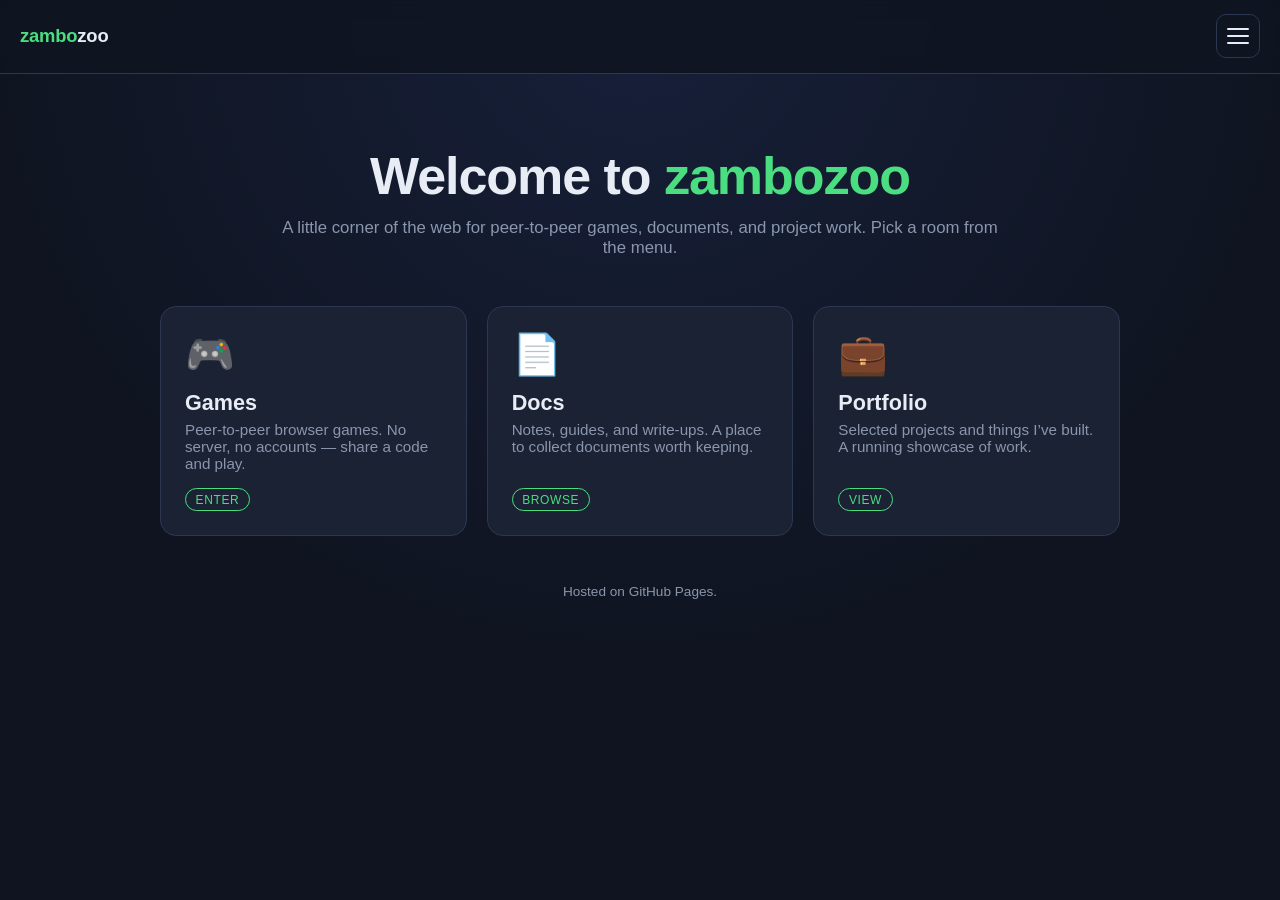
<file: index.html>
<!DOCTYPE html>
<html lang="en">
<head>
  <meta charset="UTF-8" />
  <meta name="viewport" content="width=device-width, initial-scale=1.0" />
  <title>zambozoo</title>
  <style>
    :root {
      --bg: #0f1420;
      --panel: #1a2233;
      --panel-hover: #232f47;
      --accent: #4ade80;
      --text: #e8edf5;
      --muted: #8a96ad;
      --border: #2c3852;
    }
    * { box-sizing: border-box; margin: 0; padding: 0; }
    body {
      font-family: -apple-system, BlinkMacSystemFont, "Segoe UI", Roboto, sans-serif;
      background: radial-gradient(circle at 50% 0%, #17203a 0%, var(--bg) 60%);
      color: var(--text);
      min-height: 100vh;
    }

    /* --- Top bar + hamburger nav --- */
    .topbar {
      position: sticky;
      top: 0;
      z-index: 30;
      display: flex;
      align-items: center;
      justify-content: space-between;
      padding: 0.9rem 1.25rem;
      background: rgba(15, 20, 32, 0.85);
      backdrop-filter: blur(10px);
      border-bottom: 1px solid var(--border);
    }
    .brand {
      font-weight: 700;
      font-size: 1.15rem;
      letter-spacing: -0.01em;
      color: var(--text);
      text-decoration: none;
    }
    .brand .accent { color: var(--accent); }

    .nav-toggle {
      display: inline-flex;
      flex-direction: column;
      justify-content: center;
      gap: 5px;
      width: 44px;
      height: 44px;
      padding: 0 10px;
      background: transparent;
      border: 1px solid var(--border);
      border-radius: 10px;
      cursor: pointer;
    }
    .nav-toggle span {
      display: block;
      height: 2px;
      width: 100%;
      background: var(--text);
      border-radius: 2px;
      transition: transform 0.25s ease, opacity 0.25s ease;
    }
    body.nav-open .nav-toggle span:nth-child(1) { transform: translateY(7px) rotate(45deg); }
    body.nav-open .nav-toggle span:nth-child(2) { opacity: 0; }
    body.nav-open .nav-toggle span:nth-child(3) { transform: translateY(-7px) rotate(-45deg); }

    .nav-overlay {
      position: fixed;
      inset: 0;
      background: rgba(0, 0, 0, 0.5);
      opacity: 0;
      visibility: hidden;
      transition: opacity 0.25s ease, visibility 0.25s ease;
      z-index: 40;
    }
    body.nav-open .nav-overlay { opacity: 1; visibility: visible; }

    .nav-panel {
      position: fixed;
      top: 0;
      right: 0;
      height: 100%;
      width: min(300px, 80vw);
      background: var(--panel);
      border-left: 1px solid var(--border);
      transform: translateX(100%);
      transition: transform 0.28s ease;
      z-index: 50;
      display: flex;
      flex-direction: column;
      padding: 1.25rem;
    }
    body.nav-open .nav-panel { transform: translateX(0); }
    .nav-panel .nav-head {
      display: flex;
      justify-content: space-between;
      align-items: center;
      margin-bottom: 1.5rem;
    }
    .nav-panel .nav-head span { color: var(--muted); font-size: 0.8rem; text-transform: uppercase; letter-spacing: 0.08em; }
    .nav-close {
      background: transparent;
      border: none;
      color: var(--muted);
      font-size: 1.6rem;
      line-height: 1;
      cursor: pointer;
    }
    .nav-panel a {
      display: flex;
      align-items: center;
      gap: 0.75rem;
      padding: 0.85rem 0.75rem;
      border-radius: 12px;
      color: var(--text);
      text-decoration: none;
      font-size: 1.05rem;
      transition: background 0.15s ease;
    }
    .nav-panel a:hover { background: var(--panel-hover); }
    .nav-panel a .ico { font-size: 1.3rem; }

    /* --- Page content --- */
    .wrap { padding: 2rem 1rem 4rem; }
    header {
      text-align: center;
      margin: 2.5rem auto 3rem;
      max-width: 720px;
    }
    header h1 {
      font-size: clamp(2rem, 6vw, 3.25rem);
      letter-spacing: -0.02em;
    }
    header h1 .accent { color: var(--accent); }
    header p {
      color: var(--muted);
      margin-top: 0.75rem;
      font-size: 1.05rem;
    }
    .grid {
      display: grid;
      grid-template-columns: repeat(auto-fill, minmax(240px, 1fr));
      gap: 1.25rem;
      max-width: 960px;
      margin: 0 auto;
    }
    .card {
      display: flex;
      flex-direction: column;
      background: var(--panel);
      border: 1px solid var(--border);
      border-radius: 16px;
      padding: 1.5rem;
      text-decoration: none;
      color: inherit;
      transition: transform 0.15s ease, background 0.15s ease, border-color 0.15s ease;
      min-height: 160px;
    }
    .card:hover {
      transform: translateY(-4px);
      background: var(--panel-hover);
      border-color: var(--accent);
    }
    .card .icon { font-size: 2.5rem; margin-bottom: 0.75rem; }
    .card h2 { font-size: 1.35rem; margin-bottom: 0.35rem; }
    .card p { color: var(--muted); font-size: 0.95rem; flex: 1; }
    .card .tag {
      align-self: flex-start;
      margin-top: 1rem;
      font-size: 0.75rem;
      text-transform: uppercase;
      letter-spacing: 0.05em;
      color: var(--accent);
      border: 1px solid var(--accent);
      border-radius: 999px;
      padding: 0.2rem 0.6rem;
    }
    footer {
      text-align: center;
      color: var(--muted);
      font-size: 0.85rem;
      margin-top: 3rem;
    }
  </style>
</head>
<body>
  <nav class="topbar">
    <a class="brand" href="./"><span class="accent">zambo</span>zoo</a>
    <button class="nav-toggle" id="navToggle" aria-label="Menu" aria-controls="navPanel" aria-expanded="false">
      <span></span><span></span><span></span>
    </button>
  </nav>

  <div class="nav-overlay" id="navOverlay"></div>
  <aside class="nav-panel" id="navPanel">
    <div class="nav-head">
      <span>Navigate</span>
      <button class="nav-close" id="navClose" aria-label="Close menu">&times;</button>
    </div>
    <a href="./"><span class="ico">&#127968;</span> Home</a>
    <a href="./games/"><span class="ico">&#127918;</span> Games</a>
    <a href="./docs/"><span class="ico">&#128196;</span> Docs</a>
    <a href="./portfolio/"><span class="ico">&#128188;</span> Portfolio</a>
  </aside>

  <div class="wrap">
    <header>
      <h1>Welcome to <span class="accent">zambozoo</span></h1>
      <p>A little corner of the web for peer-to-peer games, documents, and project work. Pick a room from the menu.</p>
    </header>

    <main class="grid">
      <a class="card" href="./games/">
        <div class="icon">&#127918;</div>
        <h2>Games</h2>
        <p>Peer-to-peer browser games. No server, no accounts &mdash; share a code and play.</p>
        <span class="tag">Enter</span>
      </a>

      <a class="card" href="./docs/">
        <div class="icon">&#128196;</div>
        <h2>Docs</h2>
        <p>Notes, guides, and write-ups. A place to collect documents worth keeping.</p>
        <span class="tag">Browse</span>
      </a>

      <a class="card" href="./portfolio/">
        <div class="icon">&#128188;</div>
        <h2>Portfolio</h2>
        <p>Selected projects and things I&rsquo;ve built. A running showcase of work.</p>
        <span class="tag">View</span>
      </a>
    </main>

    <footer>
      Hosted on GitHub Pages.
    </footer>
  </div>

  <script>
    (function () {
      var body = document.body;
      var toggle = document.getElementById('navToggle');
      var closeBtn = document.getElementById('navClose');
      var overlay = document.getElementById('navOverlay');
      function open() { body.classList.add('nav-open'); toggle.setAttribute('aria-expanded', 'true'); }
      function close() { body.classList.remove('nav-open'); toggle.setAttribute('aria-expanded', 'false'); }
      toggle.addEventListener('click', function () {
        body.classList.contains('nav-open') ? close() : open();
      });
      closeBtn.addEventListener('click', close);
      overlay.addEventListener('click', close);
      document.addEventListener('keydown', function (e) { if (e.key === 'Escape') close(); });
    })();
  </script>
</body>
</html>
</file>
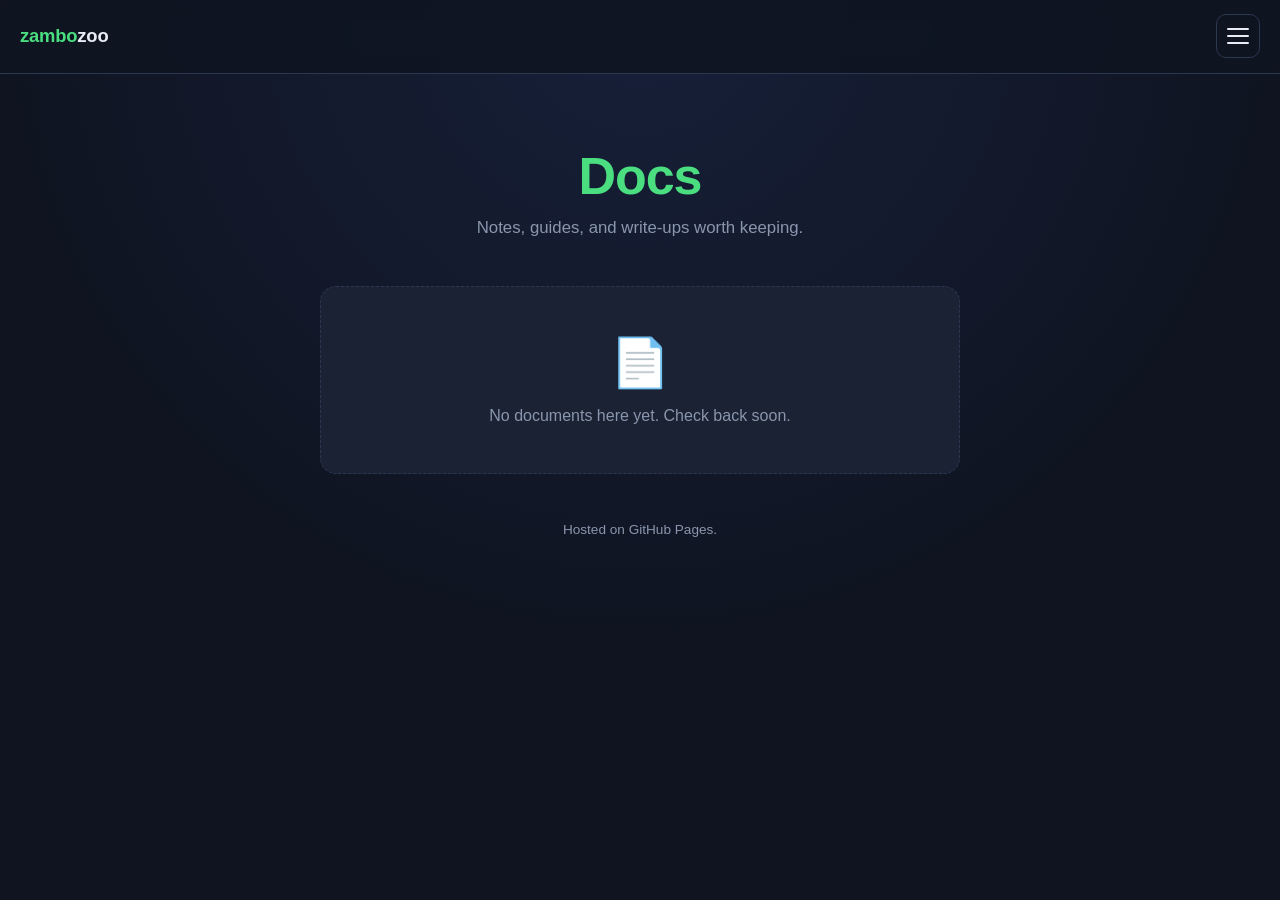
<file: docs/index.html>
<!DOCTYPE html>
<html lang="en">
<head>
  <meta charset="UTF-8" />
  <meta name="viewport" content="width=device-width, initial-scale=1.0" />
  <title>Docs &mdash; zambozoo</title>
  <style>
    :root {
      --bg: #0f1420;
      --panel: #1a2233;
      --panel-hover: #232f47;
      --accent: #4ade80;
      --text: #e8edf5;
      --muted: #8a96ad;
      --border: #2c3852;
    }
    * { box-sizing: border-box; margin: 0; padding: 0; }
    body {
      font-family: -apple-system, BlinkMacSystemFont, "Segoe UI", Roboto, sans-serif;
      background: radial-gradient(circle at 50% 0%, #17203a 0%, var(--bg) 60%);
      color: var(--text);
      min-height: 100vh;
    }
    .topbar {
      position: sticky; top: 0; z-index: 30;
      display: flex; align-items: center; justify-content: space-between;
      padding: 0.9rem 1.25rem;
      background: rgba(15, 20, 32, 0.85);
      backdrop-filter: blur(10px);
      border-bottom: 1px solid var(--border);
    }
    .brand { font-weight: 700; font-size: 1.15rem; letter-spacing: -0.01em; color: var(--text); text-decoration: none; }
    .brand .accent { color: var(--accent); }
    .nav-toggle {
      display: inline-flex; flex-direction: column; justify-content: center; gap: 5px;
      width: 44px; height: 44px; padding: 0 10px;
      background: transparent; border: 1px solid var(--border); border-radius: 10px; cursor: pointer;
    }
    .nav-toggle span { display: block; height: 2px; width: 100%; background: var(--text); border-radius: 2px; transition: transform 0.25s ease, opacity 0.25s ease; }
    body.nav-open .nav-toggle span:nth-child(1) { transform: translateY(7px) rotate(45deg); }
    body.nav-open .nav-toggle span:nth-child(2) { opacity: 0; }
    body.nav-open .nav-toggle span:nth-child(3) { transform: translateY(-7px) rotate(-45deg); }
    .nav-overlay { position: fixed; inset: 0; background: rgba(0,0,0,0.5); opacity: 0; visibility: hidden; transition: opacity 0.25s ease, visibility 0.25s ease; z-index: 40; }
    body.nav-open .nav-overlay { opacity: 1; visibility: visible; }
    .nav-panel {
      position: fixed; top: 0; right: 0; height: 100%; width: min(300px, 80vw);
      background: var(--panel); border-left: 1px solid var(--border);
      transform: translateX(100%); transition: transform 0.28s ease; z-index: 50;
      display: flex; flex-direction: column; padding: 1.25rem;
    }
    body.nav-open .nav-panel { transform: translateX(0); }
    .nav-panel .nav-head { display: flex; justify-content: space-between; align-items: center; margin-bottom: 1.5rem; }
    .nav-panel .nav-head span { color: var(--muted); font-size: 0.8rem; text-transform: uppercase; letter-spacing: 0.08em; }
    .nav-close { background: transparent; border: none; color: var(--muted); font-size: 1.6rem; line-height: 1; cursor: pointer; }
    .nav-panel a { display: flex; align-items: center; gap: 0.75rem; padding: 0.85rem 0.75rem; border-radius: 12px; color: var(--text); text-decoration: none; font-size: 1.05rem; transition: background 0.15s ease; }
    .nav-panel a:hover { background: var(--panel-hover); }
    .nav-panel a .ico { font-size: 1.3rem; }

    .wrap { padding: 2rem 1rem 4rem; }
    header { text-align: center; margin: 2.5rem auto 3rem; max-width: 720px; }
    header h1 { font-size: clamp(2rem, 6vw, 3.25rem); letter-spacing: -0.02em; }
    header h1 .accent { color: var(--accent); }
    header p { color: var(--muted); margin-top: 0.75rem; font-size: 1.05rem; }
    .empty {
      max-width: 640px; margin: 0 auto; text-align: center;
      background: var(--panel); border: 1px dashed var(--border); border-radius: 16px;
      padding: 3rem 1.5rem; color: var(--muted);
    }
    .empty .icon { font-size: 3rem; margin-bottom: 1rem; }
    footer { text-align: center; color: var(--muted); font-size: 0.85rem; margin-top: 3rem; }
  </style>
</head>
<body>
  <nav class="topbar">
    <a class="brand" href="../"><span class="accent">zambo</span>zoo</a>
    <button class="nav-toggle" id="navToggle" aria-label="Menu" aria-controls="navPanel" aria-expanded="false">
      <span></span><span></span><span></span>
    </button>
  </nav>

  <div class="nav-overlay" id="navOverlay"></div>
  <aside class="nav-panel" id="navPanel">
    <div class="nav-head">
      <span>Navigate</span>
      <button class="nav-close" id="navClose" aria-label="Close menu">&times;</button>
    </div>
    <a href="../"><span class="ico">&#127968;</span> Home</a>
    <a href="../games/"><span class="ico">&#127918;</span> Games</a>
    <a href="../docs/"><span class="ico">&#128196;</span> Docs</a>
    <a href="../portfolio/"><span class="ico">&#128188;</span> Portfolio</a>
  </aside>

  <div class="wrap">
    <header>
      <h1><span class="accent">Docs</span></h1>
      <p>Notes, guides, and write-ups worth keeping.</p>
    </header>

    <div class="empty">
      <div class="icon">&#128196;</div>
      <p>No documents here yet. Check back soon.</p>
    </div>

    <footer>
      Hosted on GitHub Pages.
    </footer>
  </div>

  <script>
    (function () {
      var body = document.body;
      var toggle = document.getElementById('navToggle');
      var closeBtn = document.getElementById('navClose');
      var overlay = document.getElementById('navOverlay');
      function open() { body.classList.add('nav-open'); toggle.setAttribute('aria-expanded', 'true'); }
      function close() { body.classList.remove('nav-open'); toggle.setAttribute('aria-expanded', 'false'); }
      toggle.addEventListener('click', function () { body.classList.contains('nav-open') ? close() : open(); });
      closeBtn.addEventListener('click', close);
      overlay.addEventListener('click', close);
      document.addEventListener('keydown', function (e) { if (e.key === 'Escape') close(); });
    })();
  </script>
</body>
</html>
</file>
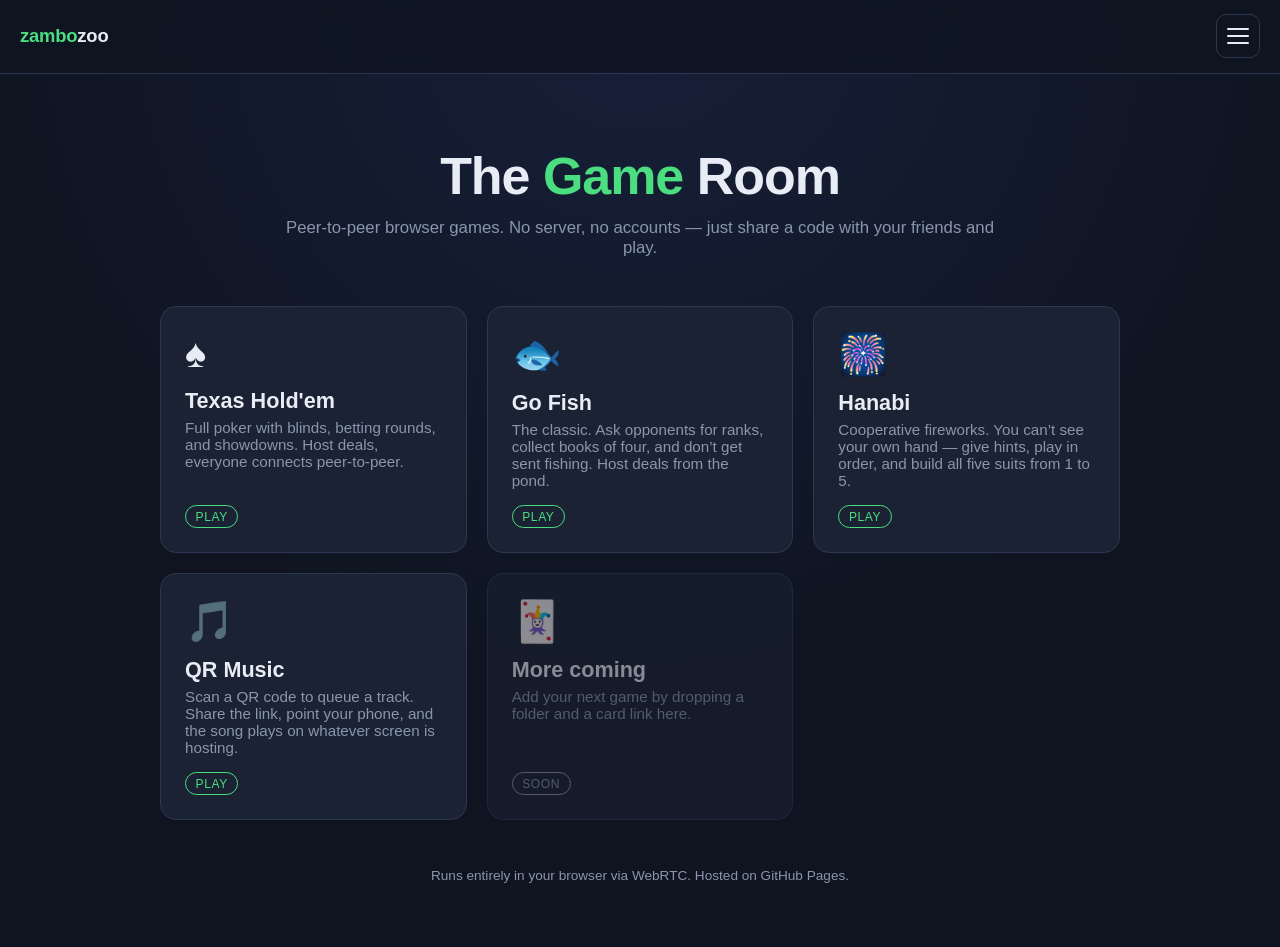
<file: games/index.html>
<!DOCTYPE html>
<html lang="en">
<head>
  <meta charset="UTF-8" />
  <meta name="viewport" content="width=device-width, initial-scale=1.0" />
  <title>Games &mdash; zambozoo</title>
  <style>
    :root {
      --bg: #0f1420;
      --panel: #1a2233;
      --panel-hover: #232f47;
      --accent: #4ade80;
      --text: #e8edf5;
      --muted: #8a96ad;
      --border: #2c3852;
    }
    * { box-sizing: border-box; margin: 0; padding: 0; }
    body {
      font-family: -apple-system, BlinkMacSystemFont, "Segoe UI", Roboto, sans-serif;
      background: radial-gradient(circle at 50% 0%, #17203a 0%, var(--bg) 60%);
      color: var(--text);
      min-height: 100vh;
    }
    .topbar {
      position: sticky; top: 0; z-index: 30;
      display: flex; align-items: center; justify-content: space-between;
      padding: 0.9rem 1.25rem;
      background: rgba(15, 20, 32, 0.85);
      backdrop-filter: blur(10px);
      border-bottom: 1px solid var(--border);
    }
    .brand { font-weight: 700; font-size: 1.15rem; letter-spacing: -0.01em; color: var(--text); text-decoration: none; }
    .brand .accent { color: var(--accent); }
    .nav-toggle {
      display: inline-flex; flex-direction: column; justify-content: center; gap: 5px;
      width: 44px; height: 44px; padding: 0 10px;
      background: transparent; border: 1px solid var(--border); border-radius: 10px; cursor: pointer;
    }
    .nav-toggle span { display: block; height: 2px; width: 100%; background: var(--text); border-radius: 2px; transition: transform 0.25s ease, opacity 0.25s ease; }
    body.nav-open .nav-toggle span:nth-child(1) { transform: translateY(7px) rotate(45deg); }
    body.nav-open .nav-toggle span:nth-child(2) { opacity: 0; }
    body.nav-open .nav-toggle span:nth-child(3) { transform: translateY(-7px) rotate(-45deg); }
    .nav-overlay { position: fixed; inset: 0; background: rgba(0,0,0,0.5); opacity: 0; visibility: hidden; transition: opacity 0.25s ease, visibility 0.25s ease; z-index: 40; }
    body.nav-open .nav-overlay { opacity: 1; visibility: visible; }
    .nav-panel {
      position: fixed; top: 0; right: 0; height: 100%; width: min(300px, 80vw);
      background: var(--panel); border-left: 1px solid var(--border);
      transform: translateX(100%); transition: transform 0.28s ease; z-index: 50;
      display: flex; flex-direction: column; padding: 1.25rem;
    }
    body.nav-open .nav-panel { transform: translateX(0); }
    .nav-panel .nav-head { display: flex; justify-content: space-between; align-items: center; margin-bottom: 1.5rem; }
    .nav-panel .nav-head span { color: var(--muted); font-size: 0.8rem; text-transform: uppercase; letter-spacing: 0.08em; }
    .nav-close { background: transparent; border: none; color: var(--muted); font-size: 1.6rem; line-height: 1; cursor: pointer; }
    .nav-panel a { display: flex; align-items: center; gap: 0.75rem; padding: 0.85rem 0.75rem; border-radius: 12px; color: var(--text); text-decoration: none; font-size: 1.05rem; transition: background 0.15s ease; }
    .nav-panel a:hover { background: var(--panel-hover); }
    .nav-panel a .ico { font-size: 1.3rem; }

    .wrap { padding: 2rem 1rem 4rem; }
    header { text-align: center; margin: 2.5rem auto 3rem; max-width: 720px; }
    header h1 { font-size: clamp(2rem, 6vw, 3.25rem); letter-spacing: -0.02em; }
    header h1 .accent { color: var(--accent); }
    header p { color: var(--muted); margin-top: 0.75rem; font-size: 1.05rem; }
    .grid { display: grid; grid-template-columns: repeat(auto-fill, minmax(240px, 1fr)); gap: 1.25rem; max-width: 960px; margin: 0 auto; }
    .card {
      display: flex; flex-direction: column;
      background: var(--panel); border: 1px solid var(--border); border-radius: 16px;
      padding: 1.5rem; text-decoration: none; color: inherit;
      transition: transform 0.15s ease, background 0.15s ease, border-color 0.15s ease; min-height: 160px;
    }
    .card:hover { transform: translateY(-4px); background: var(--panel-hover); border-color: var(--accent); }
    .card .icon { font-size: 2.5rem; margin-bottom: 0.75rem; }
    .card h2 { font-size: 1.35rem; margin-bottom: 0.35rem; }
    .card p { color: var(--muted); font-size: 0.95rem; flex: 1; }
    .card .tag { align-self: flex-start; margin-top: 1rem; font-size: 0.75rem; text-transform: uppercase; letter-spacing: 0.05em; color: var(--accent); border: 1px solid var(--accent); border-radius: 999px; padding: 0.2rem 0.6rem; }
    .card.soon { opacity: 0.55; cursor: default; }
    .card.soon:hover { transform: none; border-color: var(--border); background: var(--panel); }
    .card.soon .tag { color: var(--muted); border-color: var(--muted); }
    footer { text-align: center; color: var(--muted); font-size: 0.85rem; margin-top: 3rem; }
  </style>
</head>
<body>
  <nav class="topbar">
    <a class="brand" href="../"><span class="accent">zambo</span>zoo</a>
    <button class="nav-toggle" id="navToggle" aria-label="Menu" aria-controls="navPanel" aria-expanded="false">
      <span></span><span></span><span></span>
    </button>
  </nav>

  <div class="nav-overlay" id="navOverlay"></div>
  <aside class="nav-panel" id="navPanel">
    <div class="nav-head">
      <span>Navigate</span>
      <button class="nav-close" id="navClose" aria-label="Close menu">&times;</button>
    </div>
    <a href="../"><span class="ico">&#127968;</span> Home</a>
    <a href="../games/"><span class="ico">&#127918;</span> Games</a>
    <a href="../docs/"><span class="ico">&#128196;</span> Docs</a>
    <a href="../portfolio/"><span class="ico">&#128188;</span> Portfolio</a>
  </aside>

  <div class="wrap">
    <header>
      <h1>The <span class="accent">Game</span> Room</h1>
      <p>Peer-to-peer browser games. No server, no accounts &mdash; just share a code with your friends and play.</p>
    </header>

    <!-- To add a game: copy a card block below and point href at the new game's folder. -->
    <main class="grid">
      <a class="card" href="./poker/">
        <div class="icon">&#9824;&#65039;</div>
        <h2>Texas Hold'em</h2>
        <p>Full poker with blinds, betting rounds, and showdowns. Host deals, everyone connects peer-to-peer.</p>
        <span class="tag">Play</span>
      </a>

      <a class="card" href="./gofish/">
        <div class="icon">&#128031;</div>
        <h2>Go Fish</h2>
        <p>The classic. Ask opponents for ranks, collect books of four, and don&rsquo;t get sent fishing. Host deals from the pond.</p>
        <span class="tag">Play</span>
      </a>

      <a class="card" href="./hanabi/">
        <div class="icon">&#127878;</div>
        <h2>Hanabi</h2>
        <p>Cooperative fireworks. You can&rsquo;t see your own hand &mdash; give hints, play in order, and build all five suits from 1 to 5.</p>
        <span class="tag">Play</span>
      </a>

      <a class="card" href="./music_app/">
        <div class="icon">&#127925;</div>
        <h2>QR Music</h2>
        <p>Scan a QR code to queue a track. Share the link, point your phone, and the song plays on whatever screen is hosting.</p>
        <span class="tag">Play</span>
      </a>

      <div class="card soon">
        <div class="icon">&#127183;</div>
        <h2>More coming</h2>
        <p>Add your next game by dropping a folder and a card link here.</p>
        <span class="tag">Soon</span>
      </div>
    </main>

    <footer>
      Runs entirely in your browser via WebRTC. Hosted on GitHub Pages.
    </footer>
  </div>

  <script>
    (function () {
      var body = document.body;
      var toggle = document.getElementById('navToggle');
      var closeBtn = document.getElementById('navClose');
      var overlay = document.getElementById('navOverlay');
      function open() { body.classList.add('nav-open'); toggle.setAttribute('aria-expanded', 'true'); }
      function close() { body.classList.remove('nav-open'); toggle.setAttribute('aria-expanded', 'false'); }
      toggle.addEventListener('click', function () { body.classList.contains('nav-open') ? close() : open(); });
      closeBtn.addEventListener('click', close);
      overlay.addEventListener('click', close);
      document.addEventListener('keydown', function (e) { if (e.key === 'Escape') close(); });
    })();
  </script>
</body>
</html>
</file>
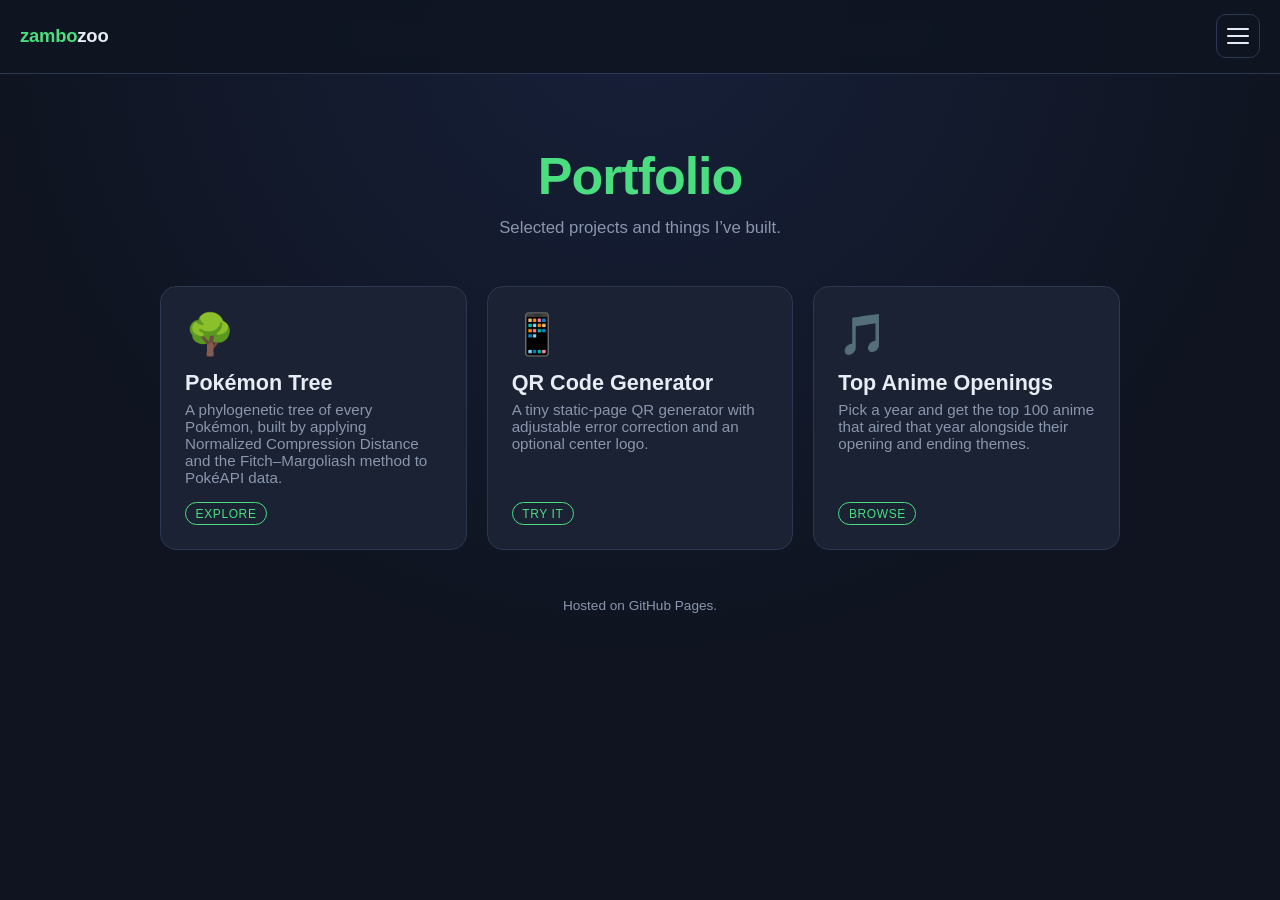
<file: portfolio/index.html>
<!DOCTYPE html>
<html lang="en">
<head>
  <meta charset="UTF-8" />
  <meta name="viewport" content="width=device-width, initial-scale=1.0" />
  <title>Portfolio &mdash; zambozoo</title>
  <style>
    :root {
      --bg: #0f1420;
      --panel: #1a2233;
      --panel-hover: #232f47;
      --accent: #4ade80;
      --text: #e8edf5;
      --muted: #8a96ad;
      --border: #2c3852;
    }
    * { box-sizing: border-box; margin: 0; padding: 0; }
    body {
      font-family: -apple-system, BlinkMacSystemFont, "Segoe UI", Roboto, sans-serif;
      background: radial-gradient(circle at 50% 0%, #17203a 0%, var(--bg) 60%);
      color: var(--text);
      min-height: 100vh;
    }
    .topbar {
      position: sticky; top: 0; z-index: 30;
      display: flex; align-items: center; justify-content: space-between;
      padding: 0.9rem 1.25rem;
      background: rgba(15, 20, 32, 0.85);
      backdrop-filter: blur(10px);
      border-bottom: 1px solid var(--border);
    }
    .brand { font-weight: 700; font-size: 1.15rem; letter-spacing: -0.01em; color: var(--text); text-decoration: none; }
    .brand .accent { color: var(--accent); }
    .nav-toggle {
      display: inline-flex; flex-direction: column; justify-content: center; gap: 5px;
      width: 44px; height: 44px; padding: 0 10px;
      background: transparent; border: 1px solid var(--border); border-radius: 10px; cursor: pointer;
    }
    .nav-toggle span { display: block; height: 2px; width: 100%; background: var(--text); border-radius: 2px; transition: transform 0.25s ease, opacity 0.25s ease; }
    body.nav-open .nav-toggle span:nth-child(1) { transform: translateY(7px) rotate(45deg); }
    body.nav-open .nav-toggle span:nth-child(2) { opacity: 0; }
    body.nav-open .nav-toggle span:nth-child(3) { transform: translateY(-7px) rotate(-45deg); }
    .nav-overlay { position: fixed; inset: 0; background: rgba(0,0,0,0.5); opacity: 0; visibility: hidden; transition: opacity 0.25s ease, visibility 0.25s ease; z-index: 40; }
    body.nav-open .nav-overlay { opacity: 1; visibility: visible; }
    .nav-panel {
      position: fixed; top: 0; right: 0; height: 100%; width: min(300px, 80vw);
      background: var(--panel); border-left: 1px solid var(--border);
      transform: translateX(100%); transition: transform 0.28s ease; z-index: 50;
      display: flex; flex-direction: column; padding: 1.25rem;
    }
    body.nav-open .nav-panel { transform: translateX(0); }
    .nav-panel .nav-head { display: flex; justify-content: space-between; align-items: center; margin-bottom: 1.5rem; }
    .nav-panel .nav-head span { color: var(--muted); font-size: 0.8rem; text-transform: uppercase; letter-spacing: 0.08em; }
    .nav-close { background: transparent; border: none; color: var(--muted); font-size: 1.6rem; line-height: 1; cursor: pointer; }
    .nav-panel a { display: flex; align-items: center; gap: 0.75rem; padding: 0.85rem 0.75rem; border-radius: 12px; color: var(--text); text-decoration: none; font-size: 1.05rem; transition: background 0.15s ease; }
    .nav-panel a:hover { background: var(--panel-hover); }
    .nav-panel a .ico { font-size: 1.3rem; }

    .wrap { padding: 2rem 1rem 4rem; }
    header { text-align: center; margin: 2.5rem auto 3rem; max-width: 720px; }
    header h1 { font-size: clamp(2rem, 6vw, 3.25rem); letter-spacing: -0.02em; }
    header h1 .accent { color: var(--accent); }
    header p { color: var(--muted); margin-top: 0.75rem; font-size: 1.05rem; }
    .grid { display: grid; grid-template-columns: repeat(auto-fill, minmax(240px, 1fr)); gap: 1.25rem; max-width: 960px; margin: 0 auto; }
    .card {
      display: flex; flex-direction: column;
      background: var(--panel); border: 1px solid var(--border); border-radius: 16px;
      padding: 1.5rem; text-decoration: none; color: inherit;
      transition: transform 0.15s ease, background 0.15s ease, border-color 0.15s ease; min-height: 160px;
    }
    .card:hover { transform: translateY(-4px); background: var(--panel-hover); border-color: var(--accent); }
    .card .icon { font-size: 2.5rem; margin-bottom: 0.75rem; }
    .card h2 { font-size: 1.35rem; margin-bottom: 0.35rem; }
    .card p { color: var(--muted); font-size: 0.95rem; flex: 1; }
    .card .tag { align-self: flex-start; margin-top: 1rem; font-size: 0.75rem; text-transform: uppercase; letter-spacing: 0.05em; color: var(--accent); border: 1px solid var(--accent); border-radius: 999px; padding: 0.2rem 0.6rem; }
    footer { text-align: center; color: var(--muted); font-size: 0.85rem; margin-top: 3rem; }
  </style>
</head>
<body>
  <nav class="topbar">
    <a class="brand" href="../"><span class="accent">zambo</span>zoo</a>
    <button class="nav-toggle" id="navToggle" aria-label="Menu" aria-controls="navPanel" aria-expanded="false">
      <span></span><span></span><span></span>
    </button>
  </nav>

  <div class="nav-overlay" id="navOverlay"></div>
  <aside class="nav-panel" id="navPanel">
    <div class="nav-head">
      <span>Navigate</span>
      <button class="nav-close" id="navClose" aria-label="Close menu">&times;</button>
    </div>
    <a href="../"><span class="ico">&#127968;</span> Home</a>
    <a href="../games/"><span class="ico">&#127918;</span> Games</a>
    <a href="../docs/"><span class="ico">&#128196;</span> Docs</a>
    <a href="../portfolio/"><span class="ico">&#128188;</span> Portfolio</a>
  </aside>

  <div class="wrap">
    <header>
      <h1><span class="accent">Portfolio</span></h1>
      <p>Selected projects and things I&rsquo;ve built.</p>
    </header>

    <main class="grid">
      <a class="card" href="./pokemon_tree/pokemon_tree.html">
        <div class="icon">&#127795;</div>
        <h2>Pok&eacute;mon Tree</h2>
        <p>A phylogenetic tree of every Pok&eacute;mon, built by applying Normalized Compression Distance and the Fitch&ndash;Margoliash method to Pok&eacute;API data.</p>
        <span class="tag">Explore</span>
      </a>
      <a class="card" href="./qrcode/">
        <div class="icon">&#128241;</div>
        <h2>QR Code Generator</h2>
        <p>A tiny static-page QR generator with adjustable error correction and an optional center logo.</p>
        <span class="tag">Try it</span>
      </a>
      <a class="card" href="./top_anime_openings/">
        <div class="icon">&#127925;</div>
        <h2>Top Anime Openings</h2>
        <p>Pick a year and get the top 100 anime that aired that year alongside their opening and ending themes.</p>
        <span class="tag">Browse</span>
      </a>
    </main>

    <footer>
      Hosted on GitHub Pages.
    </footer>
  </div>

  <script>
    (function () {
      var body = document.body;
      var toggle = document.getElementById('navToggle');
      var closeBtn = document.getElementById('navClose');
      var overlay = document.getElementById('navOverlay');
      function open() { body.classList.add('nav-open'); toggle.setAttribute('aria-expanded', 'true'); }
      function close() { body.classList.remove('nav-open'); toggle.setAttribute('aria-expanded', 'false'); }
      toggle.addEventListener('click', function () { body.classList.contains('nav-open') ? close() : open(); });
      closeBtn.addEventListener('click', close);
      overlay.addEventListener('click', close);
      document.addEventListener('keydown', function (e) { if (e.key === 'Escape') close(); });
    })();
  </script>
</body>
</html>
</file>
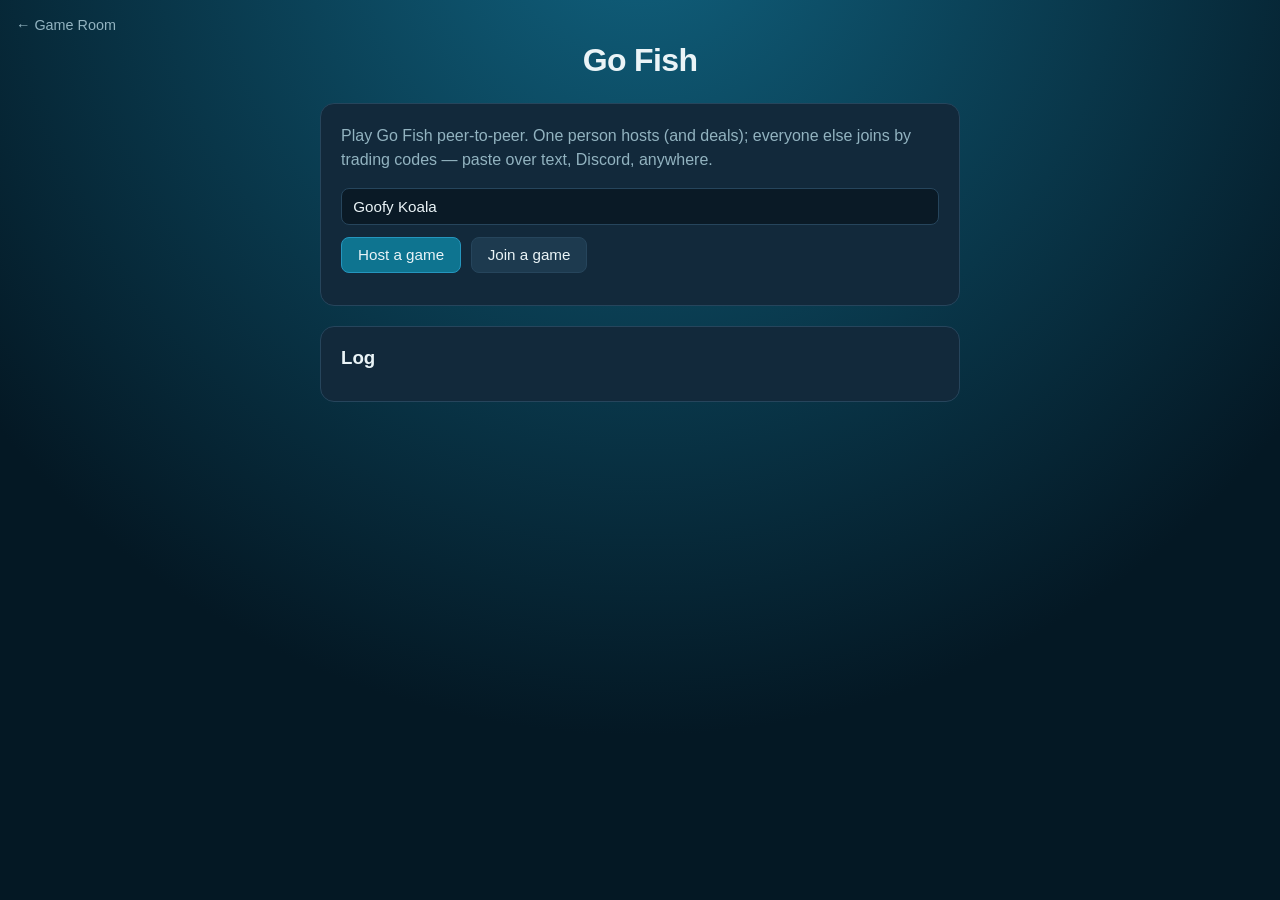
<file: games/gofish/index.html>
<!DOCTYPE html>
<html lang="en">
<head>
  <meta charset="UTF-8" />
  <meta name="viewport" content="width=device-width, initial-scale=1.0" />
  <title>Go Fish &mdash; P2P</title>
  <link rel="stylesheet" href="../shared/table.css" />
  <link rel="stylesheet" href="./gofish.css" />
</head>
<body>
  <a class="home-link" href="../../">&larr; Game Room</a>
  <h1 class="title">Go Fish</h1>

  <!-- ============ SETUP / CONNECTION ============ -->
  <section id="setup" class="panel">
    <div id="setup-choose">
      <p class="lead">Play Go Fish peer-to-peer. One person hosts (and deals); everyone else joins by trading codes &mdash; paste over text, Discord, anywhere.</p>
      <div class="row">
        <input id="name-input" placeholder="Your name" maxlength="16" />
      </div>
      <div class="row">
        <button id="btn-host" class="primary">Host a game</button>
        <button id="btn-join">Join a game</button>
      </div>
    </div>

    <!-- HOST: accept players -->
    <div id="setup-host" class="hidden">
      <h3>Host &mdash; add players</h3>
      <p class="hint">Each friend sends you their <b>join code</b>. Paste it below, generate a reply, and send the reply back to them. Repeat for every player.</p>
      <textarea id="host-guest-code" placeholder="Paste a player's join code here"></textarea>
      <button id="btn-host-accept">Generate reply code</button>
      <div id="host-reply-wrap" class="hidden">
        <label>Send this reply code back to that player:</label>
        <textarea id="host-reply-code" readonly></textarea>
        <button id="btn-copy-reply" class="copy">Copy reply</button>
      </div>
      <p class="hint" id="host-connected-count">Connected players: 1 (you)</p>
    </div>

    <!-- GUEST: create join code, paste reply -->
    <div id="setup-guest" class="hidden">
      <h3>Join a game</h3>
      <p class="hint">Step 1 &mdash; send this join code to the host:</p>
      <textarea id="guest-offer-code" readonly placeholder="Generating..."></textarea>
      <button id="btn-copy-offer" class="copy">Copy join code</button>
      <p class="hint">Step 2 &mdash; paste the host's reply code here:</p>
      <textarea id="guest-answer-code" placeholder="Paste the host's reply code"></textarea>
      <button id="btn-guest-connect" class="primary">Connect</button>
    </div>
  </section>

  <!-- ============ LOBBY ============ -->
  <section id="lobby" class="panel hidden">
    <h3>Lobby</h3>
    <ul id="lobby-players"></ul>
    <div id="lobby-host-controls" class="hidden">
      <button id="btn-start" class="primary">Start game</button>
    </div>
    <p id="lobby-guest-msg" class="hint hidden">Waiting for the host to start the game&hellip;</p>
  </section>

  <!-- ============ TABLE (standardized zones) ============ -->
  <section id="table" class="hidden">
    <div id="opponents" class="opponents"></div>

    <div class="felt">
      <div id="shared" class="zone cards" data-label="Shared"></div>
      <div class="felt-row">
        <div id="deck" class="zone" data-label="Pond"></div>
        <div id="discard" class="zone" data-label="Discard"></div>
      </div>
      <div id="table-msg" class="table-msg"></div>
    </div>

    <div class="self">
      <div id="my-play" class="zone cards" data-label="Your books"></div>
      <div id="me" class="me"></div>
      <div id="my-hand" class="zone cards hand" data-label="Your hand"></div>
    </div>

    <div id="controls" class="controls">
      <p class="control-hint hidden" id="ask-hint"></p>
      <div id="host-controls" class="host-controls hidden">
        <button id="btn-new-game" class="primary">New game</button>
      </div>
    </div>
  </section>

  <section class="panel log-panel">
    <h3>Log</h3>
    <div id="log" class="log"></div>
  </section>

  <script src="../shared/rtc.js"></script>
  <script src="../shared/table.js"></script>
  <script src="./gofish.js"></script>
</body>
</html>
</file>
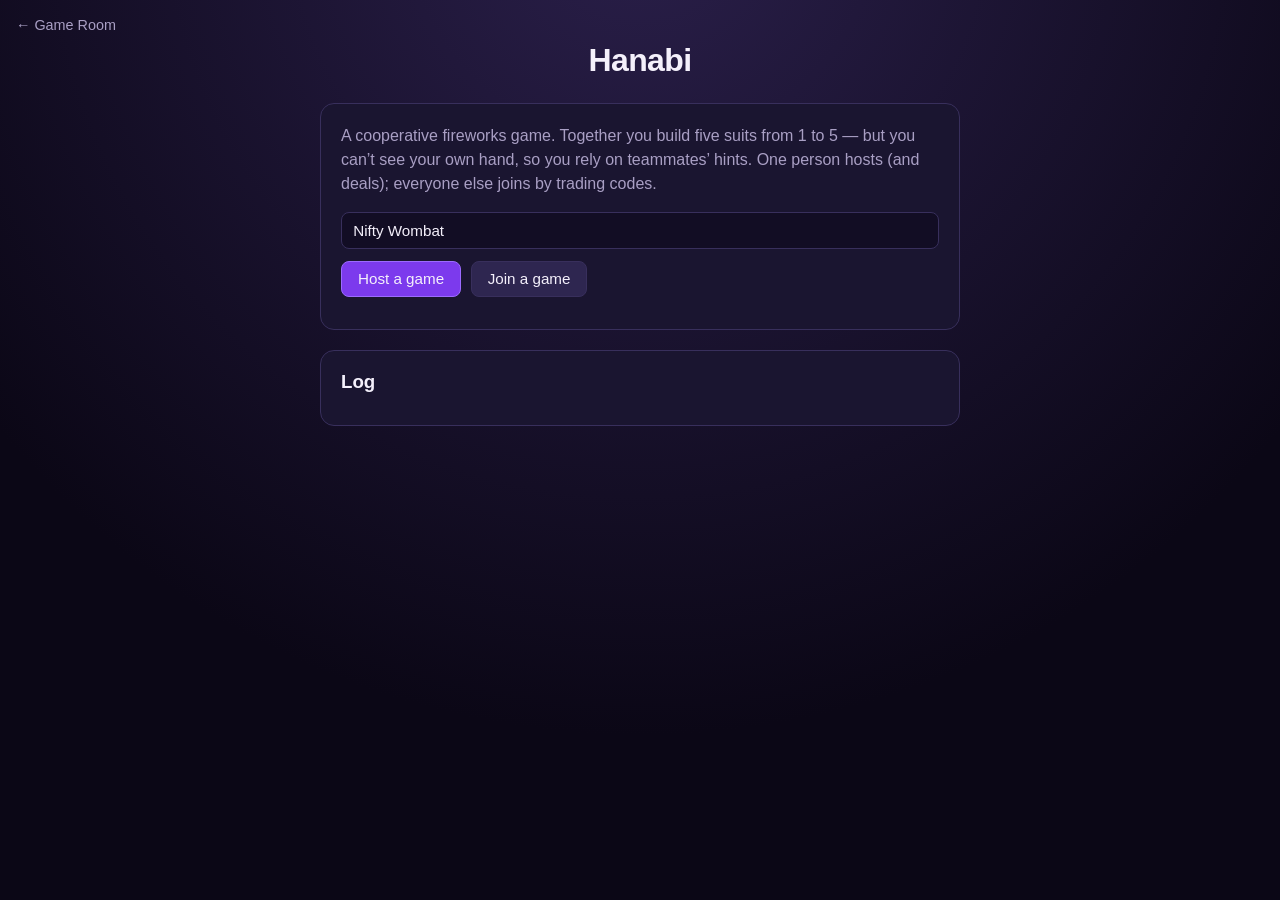
<file: games/hanabi/index.html>
<!DOCTYPE html>
<html lang="en">
<head>
  <meta charset="UTF-8" />
  <meta name="viewport" content="width=device-width, initial-scale=1.0" />
  <title>Hanabi &mdash; P2P</title>
  <link rel="stylesheet" href="../shared/table.css" />
  <link rel="stylesheet" href="./hanabi.css" />
</head>
<body>
  <a class="home-link" href="../../">&larr; Game Room</a>
  <h1 class="title">Hanabi</h1>

  <!-- ============ SETUP / CONNECTION ============ -->
  <section id="setup" class="panel">
    <div id="setup-choose">
      <p class="lead">A cooperative fireworks game. Together you build five suits from 1 to 5 &mdash; but you can&rsquo;t see your own hand, so you rely on teammates&rsquo; hints. One person hosts (and deals); everyone else joins by trading codes.</p>
      <div class="row">
        <input id="name-input" placeholder="Your name" maxlength="16" />
      </div>
      <div class="row">
        <button id="btn-host" class="primary">Host a game</button>
        <button id="btn-join">Join a game</button>
      </div>
    </div>

    <!-- HOST: accept players -->
    <div id="setup-host" class="hidden">
      <h3>Host &mdash; add players</h3>
      <p class="hint">Each friend sends you their <b>join code</b>. Paste it below, generate a reply, and send the reply back to them. Repeat for every player.</p>
      <textarea id="host-guest-code" placeholder="Paste a player's join code here"></textarea>
      <button id="btn-host-accept">Generate reply code</button>
      <div id="host-reply-wrap" class="hidden">
        <label>Send this reply code back to that player:</label>
        <textarea id="host-reply-code" readonly></textarea>
        <button id="btn-copy-reply" class="copy">Copy reply</button>
      </div>
      <p class="hint" id="host-connected-count">Connected players: 1 (you)</p>
    </div>

    <!-- GUEST: create join code, paste reply -->
    <div id="setup-guest" class="hidden">
      <h3>Join a game</h3>
      <p class="hint">Step 1 &mdash; send this join code to the host:</p>
      <textarea id="guest-offer-code" readonly placeholder="Generating..."></textarea>
      <button id="btn-copy-offer" class="copy">Copy join code</button>
      <p class="hint">Step 2 &mdash; paste the host's reply code here:</p>
      <textarea id="guest-answer-code" placeholder="Paste the host's reply code"></textarea>
      <button id="btn-guest-connect" class="primary">Connect</button>
    </div>
  </section>

  <!-- ============ LOBBY ============ -->
  <section id="lobby" class="panel hidden">
    <h3>Lobby</h3>
    <ul id="lobby-players"></ul>
    <div id="lobby-host-controls" class="hidden">
      <div id="config" class="config">
        <h4>Game options</h4>
        <label class="opt"><input type="checkbox" id="opt-rainbow" /> <b>Color Avalanche</b> &mdash; adds a Rainbow suit</label>
        <div id="rainbow-modes" class="opt-sub hidden">
          <select id="opt-rainbow-mode">
            <option value="full">6th suit with its own color clue</option>
            <option value="wild">6th suit, no own clue &mdash; matches any color clue</option>
            <option value="short">6th suit with only one of each number</option>
          </select>
        </div>
        <label class="opt"><input type="checkbox" id="opt-black" /> <b>Black Powder</b> &mdash; a reversed suit (5&rarr;1), no color clues</label>
        <label class="opt"><input type="checkbox" id="opt-master" /> <b>Master Artisan</b> &mdash; completing a firework draws a bonus token</label>
        <label class="opt"><input type="checkbox" id="opt-perfect" /> <b>Perfect Game</b> &mdash; play until perfect or impossible</label>
        <label class="opt"><input type="checkbox" id="opt-hideclues" /> <b>Memory Mode</b> &mdash; hide clue markers; remember them yourself</label>
      </div>
      <button id="btn-start" class="primary">Start game</button>
    </div>
    <p id="lobby-guest-msg" class="hint hidden">Waiting for the host to start the game&hellip;</p>
  </section>

  <!-- ============ TABLE (standardized zones) ============ -->
  <section id="table" class="hidden">
    <div id="opponents" class="opponents"></div>

    <div class="felt">
      <div id="shared" class="zone shared" data-label="Fireworks"></div>
      <div class="felt-row">
        <div id="deck" class="zone" data-label="Deck"></div>
        <div id="discard" class="zone" data-label="Discard"></div>
      </div>
      <div id="table-msg" class="table-msg"></div>
    </div>

    <div class="self">
      <div id="my-play" class="zone cards"></div>
      <div id="me" class="me"></div>
      <div id="my-hand" class="zone cards hand" data-label="Your hand (hidden from you)"></div>
    </div>

    <div id="controls" class="controls">
      <p class="control-hint hidden" id="turn-hint"></p>
      <div id="action-modes" class="action-buttons hidden">
        <button id="mode-play" class="primary">Play</button>
        <button id="mode-discard">Discard</button>
        <button id="mode-hint">Hint</button>
      </div>
      <div id="hint-picker" class="hint-picker hidden"></div>
      <div id="bonus-picker" class="hint-picker hidden"></div>
      <div id="host-controls" class="host-controls hidden">
        <button id="btn-new-game" class="primary">New game</button>
      </div>
    </div>
  </section>

  <section class="panel log-panel">
    <h3>Log</h3>
    <div id="log" class="log"></div>
  </section>

  <script src="../shared/rtc.js"></script>
  <script src="../shared/table.js"></script>
  <script src="./hanabi.js"></script>
</body>
</html>
</file>
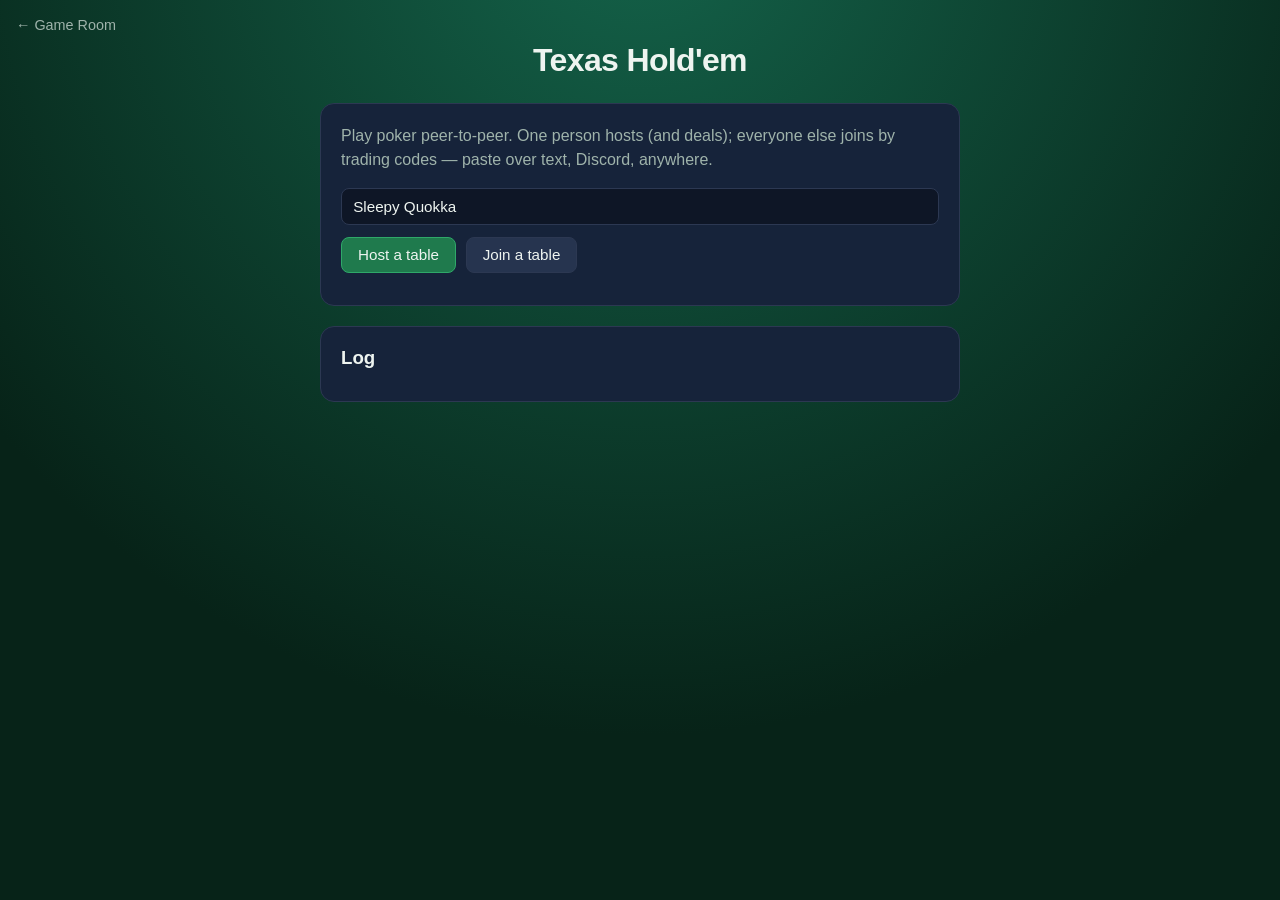
<file: games/poker/index.html>
<!DOCTYPE html>
<html lang="en">
<head>
  <meta charset="UTF-8" />
  <meta name="viewport" content="width=device-width, initial-scale=1.0" />
  <title>Texas Hold'em &mdash; P2P</title>
  <link rel="stylesheet" href="../shared/table.css" />
  <link rel="stylesheet" href="./poker.css" />
</head>
<body>
  <a class="home-link" href="../../">&larr; Game Room</a>
  <h1 class="title">Texas Hold'em</h1>

  <!-- ============ SETUP / CONNECTION ============ -->
  <section id="setup" class="panel">
    <div id="setup-choose">
      <p class="lead">Play poker peer-to-peer. One person hosts (and deals); everyone else joins by trading codes &mdash; paste over text, Discord, anywhere.</p>
      <div class="row">
        <input id="name-input" placeholder="Your name" maxlength="16" />
      </div>
      <div class="row">
        <button id="btn-host" class="primary">Host a table</button>
        <button id="btn-join">Join a table</button>
      </div>
    </div>

    <!-- HOST: accept players -->
    <div id="setup-host" class="hidden">
      <h3>Host &mdash; add players</h3>
      <p class="hint">Each friend sends you their <b>join code</b>. Paste it below, generate a reply, and send the reply back to them. Repeat for every player.</p>
      <textarea id="host-guest-code" placeholder="Paste a player's join code here"></textarea>
      <button id="btn-host-accept">Generate reply code</button>
      <div id="host-reply-wrap" class="hidden">
        <label>Send this reply code back to that player:</label>
        <textarea id="host-reply-code" readonly></textarea>
        <button id="btn-copy-reply" class="copy">Copy reply</button>
      </div>
      <p class="hint" id="host-connected-count">Connected players: 1 (you)</p>
    </div>

    <!-- GUEST: create join code, paste reply -->
    <div id="setup-guest" class="hidden">
      <h3>Join a table</h3>
      <p class="hint">Step 1 &mdash; send this join code to the host:</p>
      <textarea id="guest-offer-code" readonly placeholder="Generating..."></textarea>
      <button id="btn-copy-offer" class="copy">Copy join code</button>
      <p class="hint">Step 2 &mdash; paste the host's reply code here:</p>
      <textarea id="guest-answer-code" placeholder="Paste the host's reply code"></textarea>
      <button id="btn-guest-connect" class="primary">Connect</button>
    </div>
  </section>

  <!-- ============ LOBBY ============ -->
  <section id="lobby" class="panel hidden">
    <h3>Lobby</h3>
    <ul id="lobby-players"></ul>
    <div id="lobby-host-controls" class="hidden">
      <label>Starting chips <input id="cfg-chips" type="number" value="1000" min="10" /></label>
      <label>Small blind <input id="cfg-sb" type="number" value="5" min="1" /></label>
      <label>Big blind <input id="cfg-bb" type="number" value="10" min="2" /></label>
      <button id="btn-start" class="primary">Start hand</button>
    </div>
    <p id="lobby-guest-msg" class="hint hidden">Waiting for the host to start the hand&hellip;</p>
  </section>

  <!-- ============ TABLE (standardized zones) ============ -->
  <section id="table" class="hidden">
    <div id="opponents" class="opponents"></div>

    <div class="felt">
      <div id="shared" class="zone shared" data-label="Community"></div>
      <div class="felt-row">
        <div id="deck" class="zone" data-label="Deck"></div>
        <div id="discard" class="zone" data-label="Discard"></div>
      </div>
      <div id="table-msg" class="table-msg"></div>
    </div>

    <div class="self">
      <div id="my-play" class="zone cards" data-label="Revealed"></div>
      <div id="me" class="me"></div>
      <div id="my-hand" class="zone cards hand" data-label="Your cards"></div>
    </div>

    <div id="controls" class="controls">
      <div id="actions" class="hidden">
        <div class="bet-controls hidden" id="bet-controls">
          <input type="range" id="bet-slider" />
          <input type="number" id="bet-amount" />
        </div>
        <div class="action-buttons">
          <button id="act-fold" class="danger">Fold</button>
          <button id="act-check">Check</button>
          <button id="act-call">Call</button>
          <button id="act-bet" class="primary">Bet</button>
          <button id="act-raise" class="primary">Raise</button>
          <button id="act-allin" class="warn">All-in</button>
        </div>
      </div>

      <div id="host-controls" class="host-controls hidden">
        <button id="btn-next-hand" class="primary">Next hand</button>
      </div>
    </div>
  </section>

  <section class="panel log-panel">
    <h3>Log</h3>
    <div id="log" class="log"></div>
  </section>

  <script src="../shared/rtc.js"></script>
  <script src="../shared/table.js"></script>
  <script src="./handeval.js"></script>
  <script src="./poker.js"></script>
</body>
</html>
</file>
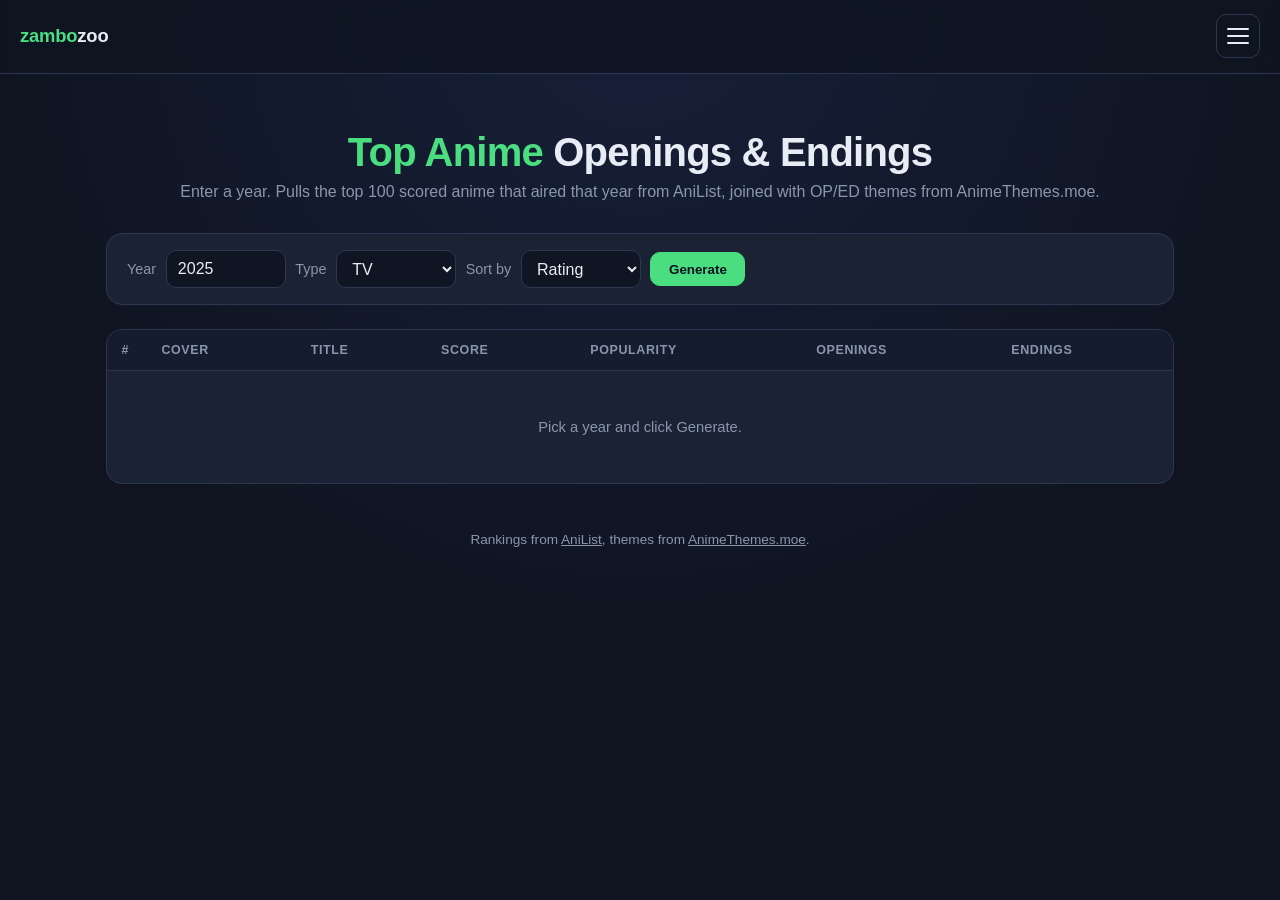
<file: portfolio/top_anime_openings/index.html>
<!DOCTYPE html>
<html lang="en">
<head>
  <meta charset="UTF-8" />
  <meta name="viewport" content="width=device-width, initial-scale=1.0" />
  <title>Top Anime Openings &mdash; zambozoo</title>
  <style>
    :root {
      --bg: #0f1420;
      --panel: #1a2233;
      --panel-hover: #232f47;
      --accent: #4ade80;
      --text: #e8edf5;
      --muted: #8a96ad;
      --border: #2c3852;
    }
    * { box-sizing: border-box; margin: 0; padding: 0; }
    body {
      font-family: -apple-system, BlinkMacSystemFont, "Segoe UI", Roboto, sans-serif;
      background: radial-gradient(circle at 50% 0%, #17203a 0%, var(--bg) 60%);
      color: var(--text);
      min-height: 100vh;
    }
    .topbar {
      position: sticky; top: 0; z-index: 30;
      display: flex; align-items: center; justify-content: space-between;
      padding: 0.9rem 1.25rem;
      background: rgba(15, 20, 32, 0.85);
      backdrop-filter: blur(10px);
      border-bottom: 1px solid var(--border);
    }
    .brand { font-weight: 700; font-size: 1.15rem; letter-spacing: -0.01em; color: var(--text); text-decoration: none; }
    .brand .accent { color: var(--accent); }
    .nav-toggle {
      display: inline-flex; flex-direction: column; justify-content: center; gap: 5px;
      width: 44px; height: 44px; padding: 0 10px;
      background: transparent; border: 1px solid var(--border); border-radius: 10px; cursor: pointer;
    }
    .nav-toggle span { display: block; height: 2px; width: 100%; background: var(--text); border-radius: 2px; transition: transform 0.25s ease, opacity 0.25s ease; }
    body.nav-open .nav-toggle span:nth-child(1) { transform: translateY(7px) rotate(45deg); }
    body.nav-open .nav-toggle span:nth-child(2) { opacity: 0; }
    body.nav-open .nav-toggle span:nth-child(3) { transform: translateY(-7px) rotate(-45deg); }
    .nav-overlay { position: fixed; inset: 0; background: rgba(0,0,0,0.5); opacity: 0; visibility: hidden; transition: opacity 0.25s ease, visibility 0.25s ease; z-index: 40; }
    body.nav-open .nav-overlay { opacity: 1; visibility: visible; }
    .nav-panel {
      position: fixed; top: 0; right: 0; height: 100%; width: min(300px, 80vw);
      background: var(--panel); border-left: 1px solid var(--border);
      transform: translateX(100%); transition: transform 0.28s ease; z-index: 50;
      display: flex; flex-direction: column; padding: 1.25rem;
    }
    body.nav-open .nav-panel { transform: translateX(0); }
    .nav-panel .nav-head { display: flex; justify-content: space-between; align-items: center; margin-bottom: 1.5rem; }
    .nav-panel .nav-head span { color: var(--muted); font-size: 0.8rem; text-transform: uppercase; letter-spacing: 0.08em; }
    .nav-close { background: transparent; border: none; color: var(--muted); font-size: 1.6rem; line-height: 1; cursor: pointer; }
    .nav-panel a { display: flex; align-items: center; gap: 0.75rem; padding: 0.85rem 0.75rem; border-radius: 12px; color: var(--text); text-decoration: none; font-size: 1.05rem; transition: background 0.15s ease; }
    .nav-panel a:hover { background: var(--panel-hover); }
    .nav-panel a .ico { font-size: 1.3rem; }

    .wrap { padding: 2rem 1rem 4rem; max-width: 1100px; margin: 0 auto; }
    header { text-align: center; margin: 1.5rem auto 2rem; }
    header h1 { font-size: clamp(1.75rem, 5vw, 2.5rem); letter-spacing: -0.02em; }
    header h1 .accent { color: var(--accent); }
    header p { color: var(--muted); margin-top: 0.5rem; font-size: 1rem; }

    .controls {
      display: flex; gap: 0.6rem; align-items: center; flex-wrap: wrap;
      background: var(--panel); border: 1px solid var(--border); border-radius: 16px;
      padding: 1rem 1.25rem; margin-bottom: 1.5rem;
    }
    .controls label { color: var(--muted); font-size: 0.9rem; }
    .controls input[type="number"], .controls select {
      padding: 0.55rem 0.7rem; border-radius: 10px;
      background: #0f1522; color: var(--text);
      border: 1px solid var(--border); font: inherit; outline: none; min-width: 120px;
    }
    .controls input[type="number"]:focus, .controls select:focus { border-color: var(--accent); }
    .btn {
      padding: 0.55rem 1.1rem; border-radius: 10px; border: 1px solid var(--accent);
      background: var(--accent); color: #0b1120; font-weight: 600; cursor: pointer;
      transition: filter 0.15s ease, transform 0.1s ease;
    }
    .btn:hover:not([disabled]) { filter: brightness(1.08); }
    .btn:active:not([disabled]) { transform: translateY(1px); }
    .btn[disabled] { opacity: 0.5; cursor: not-allowed; }
    .status { color: var(--muted); font-size: 0.9rem; margin-left: auto; }
    .status.err { color: #ff8787; }

    .table-wrap {
      background: var(--panel); border: 1px solid var(--border); border-radius: 16px;
      overflow: hidden;
    }
    table { width: 100%; border-collapse: collapse; font-size: 0.92rem; }
    thead th {
      background: #141c2d; color: var(--muted); font-weight: 600;
      text-align: left; padding: 0.8rem 0.9rem; font-size: 0.78rem;
      text-transform: uppercase; letter-spacing: 0.05em;
      border-bottom: 1px solid var(--border);
      position: sticky; top: 0;
    }
    tbody td { padding: 0.75rem 0.9rem; border-bottom: 1px solid var(--border); vertical-align: top; }
    tbody tr:last-child td { border-bottom: none; }
    tbody tr:hover { background: rgba(74, 222, 128, 0.04); }
    .rank { color: var(--muted); font-variant-numeric: tabular-nums; width: 2.5rem; }
    .cover { width: 48px; }
    .cover img { width: 48px; height: 68px; object-fit: cover; border-radius: 6px; display: block; }
    .title a { color: var(--text); text-decoration: none; font-weight: 600; }
    .title a:hover { color: var(--accent); }
    .title .meta { color: var(--muted); font-size: 0.8rem; margin-top: 0.15rem; }
    .score { color: var(--accent); font-weight: 600; font-variant-numeric: tabular-nums; }
    .pop { color: var(--muted); font-variant-numeric: tabular-nums; }
    .themes ul { list-style: none; margin: 0; padding: 0; }
    .themes li { padding: 0.1rem 0; color: var(--text); font-size: 0.88rem; }
    .themes li + li { border-top: 1px dashed rgba(140, 150, 173, 0.15); margin-top: 0.1rem; padding-top: 0.2rem; }
    .themes a.song { color: var(--text); text-decoration: none; font-weight: 500; }
    .themes a.song:hover { color: var(--accent); text-decoration: underline; }
    .themes .artist { color: var(--muted); }
    .themes .eps { color: var(--muted); font-size: 0.8rem; }
    .themes a.stream {
      display: inline-flex; align-items: center; justify-content: center;
      color: var(--accent); text-decoration: none; margin: 0 0.1rem;
      opacity: 0.7; vertical-align: -2px;
    }
    .themes a.stream:hover { opacity: 1; }
    .themes a.stream svg { width: 14px; height: 14px; }
    .themes .none { color: var(--muted); font-style: italic; font-size: 0.85rem; }

    .empty { text-align: center; padding: 3rem 1rem; color: var(--muted); }
    .spinner {
      display: inline-block; width: 14px; height: 14px; border-radius: 50%;
      border: 2px solid var(--border); border-top-color: var(--accent);
      animation: spin 0.8s linear infinite; vertical-align: -2px; margin-right: 0.4rem;
    }
    @keyframes spin { to { transform: rotate(360deg); } }

    footer { text-align: center; color: var(--muted); font-size: 0.85rem; margin-top: 3rem; }

    @media (max-width: 640px) {
      .cover, thead th.cover-h { display: none; }
      table { font-size: 0.85rem; }
      tbody td { padding: 0.6rem 0.55rem; }
    }
  </style>
</head>
<body>
  <nav class="topbar">
    <a class="brand" href="../../"><span class="accent">zambo</span>zoo</a>
    <button class="nav-toggle" id="navToggle" aria-label="Menu" aria-controls="navPanel" aria-expanded="false">
      <span></span><span></span><span></span>
    </button>
  </nav>

  <div class="nav-overlay" id="navOverlay"></div>
  <aside class="nav-panel" id="navPanel">
    <div class="nav-head">
      <span>Navigate</span>
      <button class="nav-close" id="navClose" aria-label="Close menu">&times;</button>
    </div>
    <a href="../../"><span class="ico">&#127968;</span> Home</a>
    <a href="../../games/"><span class="ico">&#127918;</span> Games</a>
    <a href="../../docs/"><span class="ico">&#128196;</span> Docs</a>
    <a href="../"><span class="ico">&#128188;</span> Portfolio</a>
  </aside>

  <div class="wrap">
    <header>
      <h1><span class="accent">Top Anime</span> Openings &amp; Endings</h1>
      <p>Enter a year. Pulls the top 100 scored anime that aired that year from AniList, joined with OP/ED themes from AnimeThemes.moe.</p>
    </header>

    <div class="controls">
      <label for="yearInput">Year</label>
      <input id="yearInput" type="number" min="1960" max="2100" step="1" />
      <label for="typeSelect">Type</label>
      <select id="typeSelect">
        <option value="tv" selected>TV</option>
        <option value="">Any</option>
        <option value="movie">Movie</option>
        <option value="ova">OVA</option>
        <option value="ona">ONA</option>
        <option value="special">Special</option>
      </select>
      <label for="sortSelect">Sort by</label>
      <select id="sortSelect">
        <option value="SCORE_DESC" selected>Rating</option>
        <option value="POPULARITY_DESC">Popularity</option>
      </select>
      <button id="goBtn" class="btn" type="button">Generate</button>
      <span id="status" class="status"></span>
    </div>

    <div class="table-wrap">
      <table>
        <thead>
          <tr>
            <th class="rank">#</th>
            <th class="cover-h">Cover</th>
            <th>Title</th>
            <th>Score</th>
            <th>Popularity</th>
            <th>Openings</th>
            <th>Endings</th>
          </tr>
        </thead>
        <tbody id="rows">
          <tr><td colspan="7" class="empty">Pick a year and click Generate.</td></tr>
        </tbody>
      </table>
    </div>

    <footer>Rankings from <a style="color:var(--muted);" href="https://anilist.co/" target="_blank" rel="noopener">AniList</a>, themes from <a style="color:var(--muted);" href="https://animethemes.moe/" target="_blank" rel="noopener">AnimeThemes.moe</a>.</footer>
  </div>

  <script>
    (function () {
      var body = document.body;
      var toggle = document.getElementById('navToggle');
      var closeBtn = document.getElementById('navClose');
      var overlay = document.getElementById('navOverlay');
      function openNav() { body.classList.add('nav-open'); toggle.setAttribute('aria-expanded', 'true'); }
      function closeNav() { body.classList.remove('nav-open'); toggle.setAttribute('aria-expanded', 'false'); }
      toggle.addEventListener('click', function () { body.classList.contains('nav-open') ? closeNav() : openNav(); });
      closeBtn.addEventListener('click', closeNav);
      overlay.addEventListener('click', closeNav);
      document.addEventListener('keydown', function (e) { if (e.key === 'Escape') closeNav(); });
    })();

    (function () {
      var ANILIST = 'https://graphql.anilist.co';
      var THEMES = 'https://api.animethemes.moe';
      var TOTAL = 100;
      var ANILIST_PAGE = 50;
      var THEMES_PAGE = 100;
      var FORMAT_MAP = { tv: 'TV', movie: 'MOVIE', ova: 'OVA', ona: 'ONA', special: 'SPECIAL' };
      var yearInput = document.getElementById('yearInput');
      var typeSelect = document.getElementById('typeSelect');
      var sortSelect = document.getElementById('sortSelect');
      var goBtn = document.getElementById('goBtn');
      var statusEl = document.getElementById('status');
      var rowsEl = document.getElementById('rows');

      yearInput.value = new Date().getFullYear() - 1;

      var runToken = 0;

      function sleep(ms) { return new Promise(function (r) { setTimeout(r, ms); }); }

      function setStatus(text, isError) {
        statusEl.className = 'status' + (isError ? ' err' : '');
        statusEl.innerHTML = text;
      }

      function escapeHtml(s) {
        return String(s).replace(/[&<>"']/g, function (c) {
          return { '&': '&amp;', '<': '&lt;', '>': '&gt;', '"': '&quot;', "'": '&#39;' }[c];
        });
      }

      var APPLE_ICON = '<svg viewBox="0 0 24 24" aria-hidden="true" fill="currentColor"><path d="M9 3v10.3A3.5 3.5 0 1 0 11 16.5V7h7V3H9z"/></svg>';
      var SPOTIFY_ICON = '<svg viewBox="0 0 24 24" aria-hidden="true" fill="currentColor"><path d="M12 2a10 10 0 1 0 0 20 10 10 0 0 0 0-20zm4.59 14.42a.62.62 0 0 1-.86.21c-2.35-1.44-5.3-1.76-8.78-.96a.62.62 0 1 1-.28-1.22c3.81-.87 7.08-.5 9.71 1.12.3.18.39.57.21.85zm1.22-2.72a.78.78 0 0 1-1.07.26c-2.69-1.65-6.79-2.13-9.97-1.17a.78.78 0 1 1-.45-1.49c3.63-1.1 8.15-.57 11.23 1.33.37.23.49.71.26 1.07zm.11-2.84C14.69 8.95 9.37 8.78 6.3 9.71a.94.94 0 1 1-.54-1.79c3.53-1.07 9.4-.86 13.11 1.34a.94.94 0 1 1-.95 1.6z"/></svg>';

      function appleSearchUrl(title, artist) {
        var q = (title + ' ' + artist).trim();
        return 'https://music.apple.com/search?term=' + encodeURIComponent(q);
      }

      function spotifySearchUrl(title, artist) {
        var q = (title + ' ' + artist).trim();
        return 'https://open.spotify.com/search/' + encodeURIComponent(q);
      }

      function themeList(items, animeUrl) {
        if (!items || !items.length) return '<span class="none">&mdash;</span>';
        return '<ul>' + items.map(function (t) {
          var titleHtml = animeUrl
            ? '<a class="song" href="' + escapeHtml(animeUrl) + '" target="_blank" rel="noopener">&ldquo;' + escapeHtml(t.title) + '&rdquo;</a>'
            : '&ldquo;' + escapeHtml(t.title) + '&rdquo;';
          var artistHtml = t.artist ? ' <span class="artist">by ' + escapeHtml(t.artist) + '</span>' : '';
          var appleHtml = ' <a class="stream" href="' + escapeHtml(appleSearchUrl(t.title, t.artist)) +
            '" target="_blank" rel="noopener" title="Search on Apple Music" aria-label="Search on Apple Music">' + APPLE_ICON + '</a>';
          var spotifyHtml = '<a class="stream" href="' + escapeHtml(spotifySearchUrl(t.title, t.artist)) +
            '" target="_blank" rel="noopener" title="Search on Spotify" aria-label="Search on Spotify">' + SPOTIFY_ICON + '</a>';
          var slugHtml = t.slug ? ' <span class="eps">(' + escapeHtml(t.slug) + ')</span>' : '';
          return '<li>' + titleHtml + artistHtml + appleHtml + spotifyHtml + slugHtml + '</li>';
        }).join('') + '</ul>';
      }

      function renderEmpty(msg) {
        rowsEl.innerHTML = '<tr><td colspan="7" class="empty">' + escapeHtml(msg) + '</td></tr>';
      }

      function renderRows(list) {
        if (!list.length) { renderEmpty('No results.'); return; }
        var html = list.map(function (a, i) {
          var score = (typeof a.score === 'number') ? (a.score / 10).toFixed(2) : '&mdash;';
          var meta = [a.type, a.episodes ? (a.episodes + ' eps') : ''].filter(Boolean).join(' &middot; ');
          return '<tr>' +
            '<td class="rank">' + (i + 1) + '</td>' +
            '<td class="cover">' + (a.cover ? '<img loading="lazy" src="' + escapeHtml(a.cover) + '" alt="">' : '') + '</td>' +
            '<td class="title">' +
              '<a href="' + escapeHtml(a.url) + '" target="_blank" rel="noopener">' + escapeHtml(a.title) + '</a>' +
              (meta ? '<div class="meta">' + meta + '</div>' : '') +
            '</td>' +
            '<td class="score">' + score + '</td>' +
            '<td class="pop">' + (a.popularity ? a.popularity.toLocaleString() : '&mdash;') + '</td>' +
            '<td class="themes">' + themeList(a.openings, a.url) + '</td>' +
            '<td class="themes">' + themeList(a.endings, a.url) + '</td>' +
          '</tr>';
        }).join('');
        rowsEl.innerHTML = html;
      }

      async function fetchAniListPage(year, format, sort, page) {
        var hasFmt = !!format;
        var query =
          'query (' + (hasFmt ? '$f: MediaFormat, ' : '') + '$y: Int, $p: Int) {' +
            'Page(page: $p, perPage: ' + ANILIST_PAGE + ') {' +
              'pageInfo { hasNextPage }' +
              'media(seasonYear: $y, type: ANIME' + (hasFmt ? ', format: $f' : '') + ', sort: ' + sort + ') {' +
                'idMal averageScore popularity episodes siteUrl ' +
                'format title { romaji english } coverImage { medium }' +
              '}' +
            '}' +
          '}';
        var vars = { y: year, p: page };
        if (hasFmt) vars.f = format;
        var res = await fetch(ANILIST, {
          method: 'POST',
          headers: { 'Content-Type': 'application/json', 'Accept': 'application/json' },
          body: JSON.stringify({ query: query, variables: vars })
        });
        if (res.status === 429) { await sleep(1500); return fetchAniListPage(year, format, sort, page); }
        if (!res.ok) throw new Error('AniList HTTP ' + res.status);
        var json = await res.json();
        if (json.errors) throw new Error('AniList: ' + json.errors[0].message);
        return json.data.Page;
      }

      async function fetchThemesForYear(year) {
        var map = {};
        for (var page = 1; page <= 10; page++) {
          var qs = new URLSearchParams();
          qs.set('filter[year]', String(year));
          qs.set('page[size]', String(THEMES_PAGE));
          qs.set('page[number]', String(page));
          qs.set('include', 'animethemes.song.artists,resources');
          qs.set('fields[anime]', 'name');
          qs.set('fields[animetheme]', 'type,slug');
          qs.set('fields[song]', 'title');
          qs.set('fields[artist]', 'name');
          qs.set('fields[resource]', 'site,external_id');
          var res = await fetch(THEMES + '/anime?' + qs.toString());
          if (!res.ok) throw new Error('AnimeThemes HTTP ' + res.status);
          var json = await res.json();
          var batch = json.anime || [];
          batch.forEach(function (a) {
            var mal = (a.resources || []).find(function (r) { return r.site === 'MyAnimeList'; });
            if (!mal) return;
            var ops = [], eds = [];
            (a.animethemes || []).forEach(function (t) {
              if (!t.song || !t.song.title) return;
              var artist = (t.song.artists || []).map(function (ar) { return ar.name; }).join(', ');
              var entry = { title: t.song.title, artist: artist, slug: t.slug || '' };
              if (t.type === 'OP') ops.push(entry);
              else if (t.type === 'ED') eds.push(entry);
            });
            map[mal.external_id] = { ops: ops, eds: eds };
          });
          if (batch.length < THEMES_PAGE) break;
          await sleep(150);
        }
        return map;
      }

      function pickTitle(t) {
        if (!t) return 'Untitled';
        return t.english || t.romaji || 'Untitled';
      }

      function malUrl(idMal, fallback) {
        return idMal ? ('https://myanimelist.net/anime/' + idMal) : (fallback || '#');
      }

      async function run() {
        var year = parseInt(yearInput.value, 10);
        if (!year || year < 1960 || year > 2100) {
          setStatus('Enter a valid year.', true);
          return;
        }
        var format = FORMAT_MAP[typeSelect.value] || '';
        var sort = sortSelect.value === 'POPULARITY_DESC' ? 'POPULARITY_DESC' : 'SCORE_DESC';
        var token = ++runToken;
        goBtn.disabled = true;
        rowsEl.innerHTML = '<tr><td colspan="7" class="empty"><span class="spinner"></span>Loading&hellip;</td></tr>';

        try {
          setStatus('<span class="spinner"></span>Fetching rankings from AniList&hellip;');
          var anilist = [];
          for (var p = 1; p <= Math.ceil(TOTAL / ANILIST_PAGE); p++) {
            var pageData = await fetchAniListPage(year, format, sort, p);
            if (token !== runToken) return;
            anilist = anilist.concat(pageData.media || []);
            if (!pageData.pageInfo || !pageData.pageInfo.hasNextPage) break;
            await sleep(150);
          }
          anilist = anilist.slice(0, TOTAL);

          setStatus('<span class="spinner"></span>Fetching themes from AnimeThemes&hellip;');
          var themeMap = await fetchThemesForYear(year);
          if (token !== runToken) return;

          var rows = anilist.map(function (m) {
            var themes = themeMap[m.idMal] || { ops: [], eds: [] };
            return {
              title: pickTitle(m.title),
              cover: m.coverImage && m.coverImage.medium || '',
              url: malUrl(m.idMal, m.siteUrl),
              score: m.averageScore,
              popularity: m.popularity,
              type: m.format || '',
              episodes: m.episodes || 0,
              openings: themes.ops,
              endings: themes.eds
            };
          });

          renderRows(rows);
          var withThemes = rows.filter(function (r) { return r.openings.length || r.endings.length; }).length;
          setStatus('Showing ' + rows.length + ' entries for ' + year + ' &middot; themes found for ' + withThemes + '.');
        } catch (err) {
          if (token !== runToken) return;
          setStatus('Error: ' + err.message, true);
          renderEmpty('Failed to load. Try again.');
        } finally {
          goBtn.disabled = false;
        }
      }

      goBtn.addEventListener('click', run);
      yearInput.addEventListener('keydown', function (e) { if (e.key === 'Enter') run(); });
    })();
  </script>
</body>
</html>
</file>
<file: games/shared/table.css>
/* ============================================================
   Shared card-game table framework.
   Games load this first, then a small theme sheet that overrides
   the CSS variables below. Layout is standardized into named zones:
     opponents · shared · deck · discard · play · hand
   Any zone with no contents hides itself, so a game only fills the
   zones it actually uses.
   ============================================================ */
:root {
  --panel: #16233a;
  --border: #2c3852;
  --text: #eef4f0;
  --muted: #9fb3ab;
  --accent: #4ade80;
  --gold: #f5c451;
  --danger: #ef5350;
  --warn: #ff9e43;
  --felt: #0f5137;
  --felt-edge: #0a2c20;
  --input-bg: #0e1626;
  --btn-bg: #26344f;
  --btn-primary: #1f7a4d;
  --btn-primary-border: #2fa869;
  --page-bg: radial-gradient(circle at 50% -10%, #14634a 0%, #072318 70%);
  --back-a: #22406e;
  --back-b: #1a3159;
  --back-border: #4a6aa5;
}
* { box-sizing: border-box; margin: 0; padding: 0; }
body {
  font-family: -apple-system, BlinkMacSystemFont, "Segoe UI", Roboto, sans-serif;
  background: var(--page-bg);
  color: var(--text);
  min-height: 100vh;
  padding: 1rem;
}
.home-link { color: var(--muted); text-decoration: none; font-size: 0.9rem; }
.home-link:hover { color: var(--accent); }
.title { text-align: center; margin: 0.5rem 0 1.5rem; font-size: 2rem; letter-spacing: -0.02em; }
.hidden { display: none !important; }

/* ===== Panels / setup / lobby ===== */
.panel {
  background: var(--panel);
  border: 1px solid var(--border);
  border-radius: 14px;
  padding: 1.25rem;
  max-width: 640px;
  margin: 0 auto 1.25rem;
}
.lead { color: var(--muted); margin-bottom: 1rem; line-height: 1.5; }
.hint { color: var(--muted); font-size: 0.88rem; margin: 0.6rem 0; line-height: 1.45; }
h3 { margin-bottom: 0.75rem; }
label { color: var(--muted); font-size: 0.85rem; }

.row { display: flex; gap: 0.6rem; margin-bottom: 0.75rem; flex-wrap: wrap; }
input, textarea, button { font-family: inherit; font-size: 0.95rem; }
input[type="text"], input:not([type]), #name-input {
  background: var(--input-bg); border: 1px solid var(--border); color: var(--text);
  border-radius: 8px; padding: 0.55rem 0.7rem;
}
input[type="number"] {
  background: var(--input-bg); border: 1px solid var(--border); color: var(--text);
  border-radius: 8px; padding: 0.4rem 0.5rem; width: 90px;
}
#name-input { flex: 1; min-width: 160px; }
textarea {
  width: 100%; min-height: 74px; resize: vertical;
  background: var(--input-bg); border: 1px solid var(--border); color: var(--text);
  border-radius: 8px; padding: 0.6rem; margin-bottom: 0.5rem;
  font-family: ui-monospace, Menlo, monospace; font-size: 0.78rem; word-break: break-all;
}
button {
  background: var(--btn-bg); color: var(--text); border: 1px solid var(--border);
  border-radius: 8px; padding: 0.55rem 1rem; cursor: pointer; transition: filter 0.12s, background 0.12s;
}
button:hover { filter: brightness(1.15); }
button:disabled { opacity: 0.4; cursor: not-allowed; }
button.primary { background: var(--btn-primary); border-color: var(--btn-primary-border); }
button.danger { background: #7a2422; border-color: var(--danger); }
button.warn { background: #8a5216; border-color: var(--warn); }
button.copy { background: #2a3b57; font-size: 0.85rem; padding: 0.4rem 0.8rem; }

#lobby-players, #lobby-players li { list-style: none; }
#lobby-players li {
  padding: 0.5rem 0.75rem; background: var(--input-bg); border-radius: 8px; margin-bottom: 0.4rem;
  display: flex; justify-content: space-between;
}
#lobby-host-controls { display: flex; gap: 0.75rem; flex-wrap: wrap; align-items: center; margin-top: 1rem; }
#lobby-host-controls label { display: flex; flex-direction: column; gap: 0.2rem; }

/* ============================================================
   TABLE — standardized zones
   ============================================================ */
#table { max-width: 1000px; margin: 0 auto; }

.opponents { display: flex; flex-wrap: wrap; gap: 0.75rem; justify-content: center; margin-bottom: 1rem; }

/* Communal middle: shared cards, plus the deck + discard piles. */
.felt {
  background: radial-gradient(ellipse at center, var(--felt) 0%, var(--felt-edge) 120%);
  border: 6px solid var(--felt-edge); border-radius: 90px;
  padding: 1.75rem 1rem; margin: 0 auto 1.25rem; max-width: 700px;
  display: flex; flex-direction: column; align-items: center; gap: 1rem;
}
.felt-row { display: flex; justify-content: center; align-items: flex-end; gap: 2rem; flex-wrap: wrap; }

/* Self: the play area in front of you, your seat, and your hand. */
.self { display: flex; flex-direction: column; align-items: center; gap: 1rem; margin-bottom: 1rem; }
.me { display: flex; justify-content: center; }
.me .seat { min-width: 200px; border-color: var(--accent); }

/* A zone is a labeled slot for cards. Empty zones disappear. */
.zone { position: relative; min-height: 0; }
.zone:empty { display: none; }
.zone[data-label]:not(:empty)::before {
  content: attr(data-label);
  position: absolute; top: -1.15rem; left: 50%; transform: translateX(-50%);
  font-size: 0.68rem; text-transform: uppercase; letter-spacing: 0.07em;
  color: var(--muted); white-space: nowrap;
}
.zone .cards, .zone.cards { display: flex; gap: 6px; justify-content: center; align-items: flex-end; flex-wrap: wrap; }
.hand.cards { min-height: 62px; }

/* pile = deck / discard: a stacked look with a count badge */
.pile { display: flex; flex-direction: column; align-items: center; gap: 0.35rem; }
.pile .pile-count { font-size: 0.8rem; color: var(--muted); }
.shared .pot, .shared .stake { color: var(--gold); font-size: 1.05rem; font-weight: 600; margin-top: 0.5rem; }

.table-msg { color: var(--text); min-height: 1.2em; font-size: 0.95rem; text-align: center; }

/* ===== Seats ===== */
.seat {
  background: var(--panel); border: 2px solid var(--border); border-radius: 12px;
  padding: 0.6rem 0.75rem; min-width: 130px; text-align: center; position: relative;
  transition: border-color 0.15s, box-shadow 0.15s;
}
.seat.turn { border-color: var(--gold); box-shadow: 0 0 14px rgba(245,196,81,0.5); }
.seat.folded { opacity: 0.45; }
.seat.selectable { cursor: pointer; }
.seat.selectable:hover { border-color: var(--accent); }
.seat.selected { border-color: var(--accent); box-shadow: 0 0 14px rgba(56,189,248,0.6); }
.seat .seat-name { font-weight: 600; font-size: 0.95rem; display: flex; align-items: center; justify-content: center; gap: 0.35rem; }
.seat .seat-info { color: var(--accent); font-size: 0.88rem; margin-top: 0.15rem; }
.seat .seat-sub { color: var(--gold); font-size: 0.82rem; min-height: 1em; margin-top: 0.15rem; }
.seat .seat-action { color: var(--muted); font-size: 0.75rem; min-height: 1em; }
.seat .dealer-btn {
  position: absolute; top: -8px; right: -8px; width: 24px; height: 24px; border-radius: 50%;
  background: #fff; color: #111; font-weight: 700; font-size: 0.75rem; line-height: 24px;
}
.seat .cards { margin-top: 0.4rem; min-height: 46px; }
.seat .cards.mini .card { width: 22px; height: 30px; }

/* ===== Cards ===== */
.card {
  width: 34px; height: 46px; border-radius: 5px; background: #fbfbf5;
  color: #111; display: inline-flex; flex-direction: column; align-items: center; justify-content: center;
  font-weight: 700; font-size: 0.7rem; box-shadow: 0 1px 3px rgba(0,0,0,0.4); line-height: 1;
}
.card .r { font-size: 0.9rem; }
.card.red { color: #d21f1f; }
.card.back {
  background: repeating-linear-gradient(45deg, var(--back-a), var(--back-a) 4px, var(--back-b) 4px, var(--back-b) 8px);
  border: 2px solid var(--back-border);
}
.card.big { width: 46px; height: 62px; font-size: 0.85rem; }
.card.big .r { font-size: 1.2rem; }
.card.askable { cursor: pointer; transition: transform 0.1s, box-shadow 0.1s; }
.card.askable:hover { transform: translateY(-6px); box-shadow: 0 4px 10px rgba(56,189,248,0.6); }

/* ===== Controls (game-specific action bar) ===== */
.controls { max-width: 640px; margin: 0 auto 1rem; }
.control-hint { color: var(--muted); font-size: 0.9rem; margin-bottom: 0.75rem; text-align: center; }
.bet-controls { display: flex; gap: 0.75rem; align-items: center; margin-bottom: 0.75rem; }
.bet-controls input[type="range"] { flex: 1; }
.action-buttons { display: flex; gap: 0.6rem; flex-wrap: wrap; justify-content: center; }
.action-buttons button { min-width: 90px; }
.host-controls { text-align: center; margin: 0.75rem 0; }

/* ===== Log ===== */
.log-panel { max-width: 640px; }
.log { max-height: 180px; overflow-y: auto; font-size: 0.85rem; color: var(--muted); }
.log div { padding: 0.15rem 0; border-bottom: 1px solid rgba(255,255,255,0.04); }
.log .hl { color: var(--accent); }

.rtc-diag {
  margin-top: 0.9rem;
  padding: 0.6rem 0.75rem;
  border: 1px solid var(--line, #333);
  border-radius: 6px;
  color: var(--muted);
  font-family: ui-monospace, SFMono-Regular, Menlo, monospace;
  font-size: 0.75rem;
  line-height: 1.5;
  white-space: pre-wrap;
  overflow-x: auto;
}
</file>
<file: games/gofish/gofish.css>
/* Go Fish theme — blue water. Layout/components live in shared/table.css. */
:root {
  --panel: #12293b;
  --border: #26455c;
  --text: #eaf4f7;
  --muted: #92b3c0;
  --accent: #38bdf8;
  --gold: #f5c451;
  --felt: #0e4d63;
  --felt-edge: #062230;
  --input-bg: #0a1a26;
  --btn-bg: #1d3a4f;
  --btn-primary: #0e7490;
  --btn-primary-border: #2596be;
  --page-bg: radial-gradient(circle at 50% -10%, #10617e 0%, #041824 70%);
  --back-a: #1c5e78;
  --back-b: #144859;
  --back-border: #3d86a5;
}
</file>
<file: games/hanabi/hanabi.css>
/* Hanabi theme — fireworks against a night sky. Layout/components live in shared/table.css. */
:root {
  --panel: #1a1530;
  --border: #382f5c;
  --text: #f4f0fb;
  --muted: #a99fc4;
  --accent: #fbbf24;
  --gold: #fbbf24;
  --felt: #241d44;
  --felt-edge: #120c26;
  --input-bg: #120d24;
  --btn-bg: #2e2650;
  --btn-primary: #7c3aed;
  --btn-primary-border: #9c6bff;
  --page-bg: radial-gradient(circle at 50% -10%, #2a1f4a 0%, #0b0716 70%);
  --back-a: #4c3a86;
  --back-b: #3a2c68;
  --back-border: #6d5aa8;
}

/* ===== Hanabi card colors (5 suits) ===== */
.card.hr { background: #ef4444; color: #fff; }
.card.hy { background: #eab308; color: #2a2100; }
.card.hg { background: #22c55e; color: #052e13; }
.card.hb { background: #3b82f6; color: #fff; }
.card.hw { background: #eef2f7; color: #1a1a1a; border: 1px solid #b8c2d0; }
.card.hm { background: linear-gradient(135deg, #ef4444 0%, #eab308 30%, #22c55e 55%, #3b82f6 78%, #a855f7 100%); color: #fff; }
.card.hk { background: #1c2130; color: #e8edf5; border: 1px solid #4b5563; }
.card .cl { font-size: 0.62rem; opacity: 0.8; margin-top: 1px; }

/* Mini cards (discard pile) */
.card.mini { width: 24px; height: 32px; font-size: 0.62rem; border-radius: 4px; }
.card.mini .r { font-size: 0.8rem; }
.card.mini .cl { display: none; }

/* Empty firework slot */
.card.placeholder {
  background: transparent !important; box-shadow: none;
  border: 2px dashed rgba(255,255,255,0.22); color: var(--muted);
}

/* Selected opponent card while choosing a hint */
.card.selected { outline: 3px solid var(--accent); outline-offset: 2px; }

/* Drag-to-reorder your own hand */
.hand .card { cursor: grab; }
.hand .card.dragging { opacity: 0.45; cursor: grabbing; }
.hand .card.dragover { outline: 2px dashed var(--accent); outline-offset: 2px; }

/* Known-hint badge on opponent cards */
.card { position: relative; }
.known-badge {
  position: absolute; top: -6px; right: -6px;
  background: var(--accent); color: #201400; font-size: 0.6rem; font-weight: 700;
  border-radius: 999px; padding: 0 4px; line-height: 1.4;
}
/* Own cards where only the rank is known keep the back look but show the digit */
.card.back.known .r { color: #fff; }

/* ===== Shared area: fireworks + status ===== */
.fireworks { gap: 8px; }
.status {
  display: flex; flex-wrap: wrap; gap: 0.35rem 1.25rem; justify-content: center; align-items: center;
  margin-top: 0.85rem; font-size: 0.95rem; color: var(--text);
}
.status .stat { display: inline-flex; align-items: center; gap: 0.4rem; }
.status b { color: var(--accent); }
.dots { display: inline-flex; gap: 3px; }
.dot { width: 11px; height: 11px; border-radius: 50%; }
.dot.hint { background: #3b82f6; }
.dot.fuse { background: #ef4444; }
.dot.off { background: #3a3550; }

.discard-cards { max-width: 260px; }

/* ===== Controls ===== */
.action-buttons button.active { outline: 2px solid var(--accent); outline-offset: 1px; }
.hint-picker { margin-top: 0.75rem; display: flex; flex-direction: column; gap: 0.5rem; align-items: center; }
.hint-row { display: flex; gap: 0.5rem; flex-wrap: wrap; justify-content: center; }
.hint-btn { min-width: 64px; font-weight: 600; }
.hint-btn.hr { background: #ef4444; color: #fff; border-color: #f87171; }
.hint-btn.hy { background: #eab308; color: #2a2100; border-color: #facc15; }
.hint-btn.hg { background: #22c55e; color: #052e13; border-color: #4ade80; }
.hint-btn.hb { background: #3b82f6; color: #fff; border-color: #60a5fa; }
.hint-btn.hw { background: #eef2f7; color: #1a1a1a; border-color: #cbd5e1; }
.hint-btn.hm { background: linear-gradient(135deg, #ef4444, #eab308, #22c55e, #3b82f6, #a855f7); color: #fff; border-color: #c084fc; }
.hint-btn .card.mini { pointer-events: none; }

/* ===== Lobby config panel ===== */
.config {
  text-align: left; margin: 0 auto 1rem; max-width: 460px;
  background: var(--input-bg); border: 1px solid var(--border); border-radius: 12px; padding: 1rem 1.1rem;
}
.config h4 { margin: 0 0 0.6rem; color: var(--accent); font-size: 0.95rem; }
.config .opt { display: flex; align-items: flex-start; gap: 0.5rem; margin: 0.45rem 0; font-size: 0.9rem; color: var(--text); cursor: pointer; }
.config .opt input { margin-top: 0.15rem; }
.config .opt.disabled { opacity: 0.45; cursor: default; }
.config .opt-sub { margin: 0.15rem 0 0.55rem 1.6rem; }
.config select { background: var(--btn-bg); color: var(--text); border: 1px solid var(--border); border-radius: 8px; padding: 0.35rem 0.5rem; font-size: 0.85rem; }
</file>
<file: games/poker/poker.css>
/* Texas Hold'em theme — green felt. Layout/components live in shared/table.css. */
:root {
  --panel: #16233a;
  --border: #2c3852;
  --text: #eef4f0;
  --muted: #9fb3ab;
  --accent: #4ade80;
  --gold: #f5c451;
  --felt: #0f5137;
  --felt-edge: #0a2c20;
  --input-bg: #0e1626;
  --btn-bg: #26344f;
  --btn-primary: #1f7a4d;
  --btn-primary-border: #2fa869;
  --page-bg: radial-gradient(circle at 50% -10%, #14634a 0%, #072318 70%);
  --back-a: #22406e;
  --back-b: #1a3159;
  --back-border: #4a6aa5;
}
</file>
